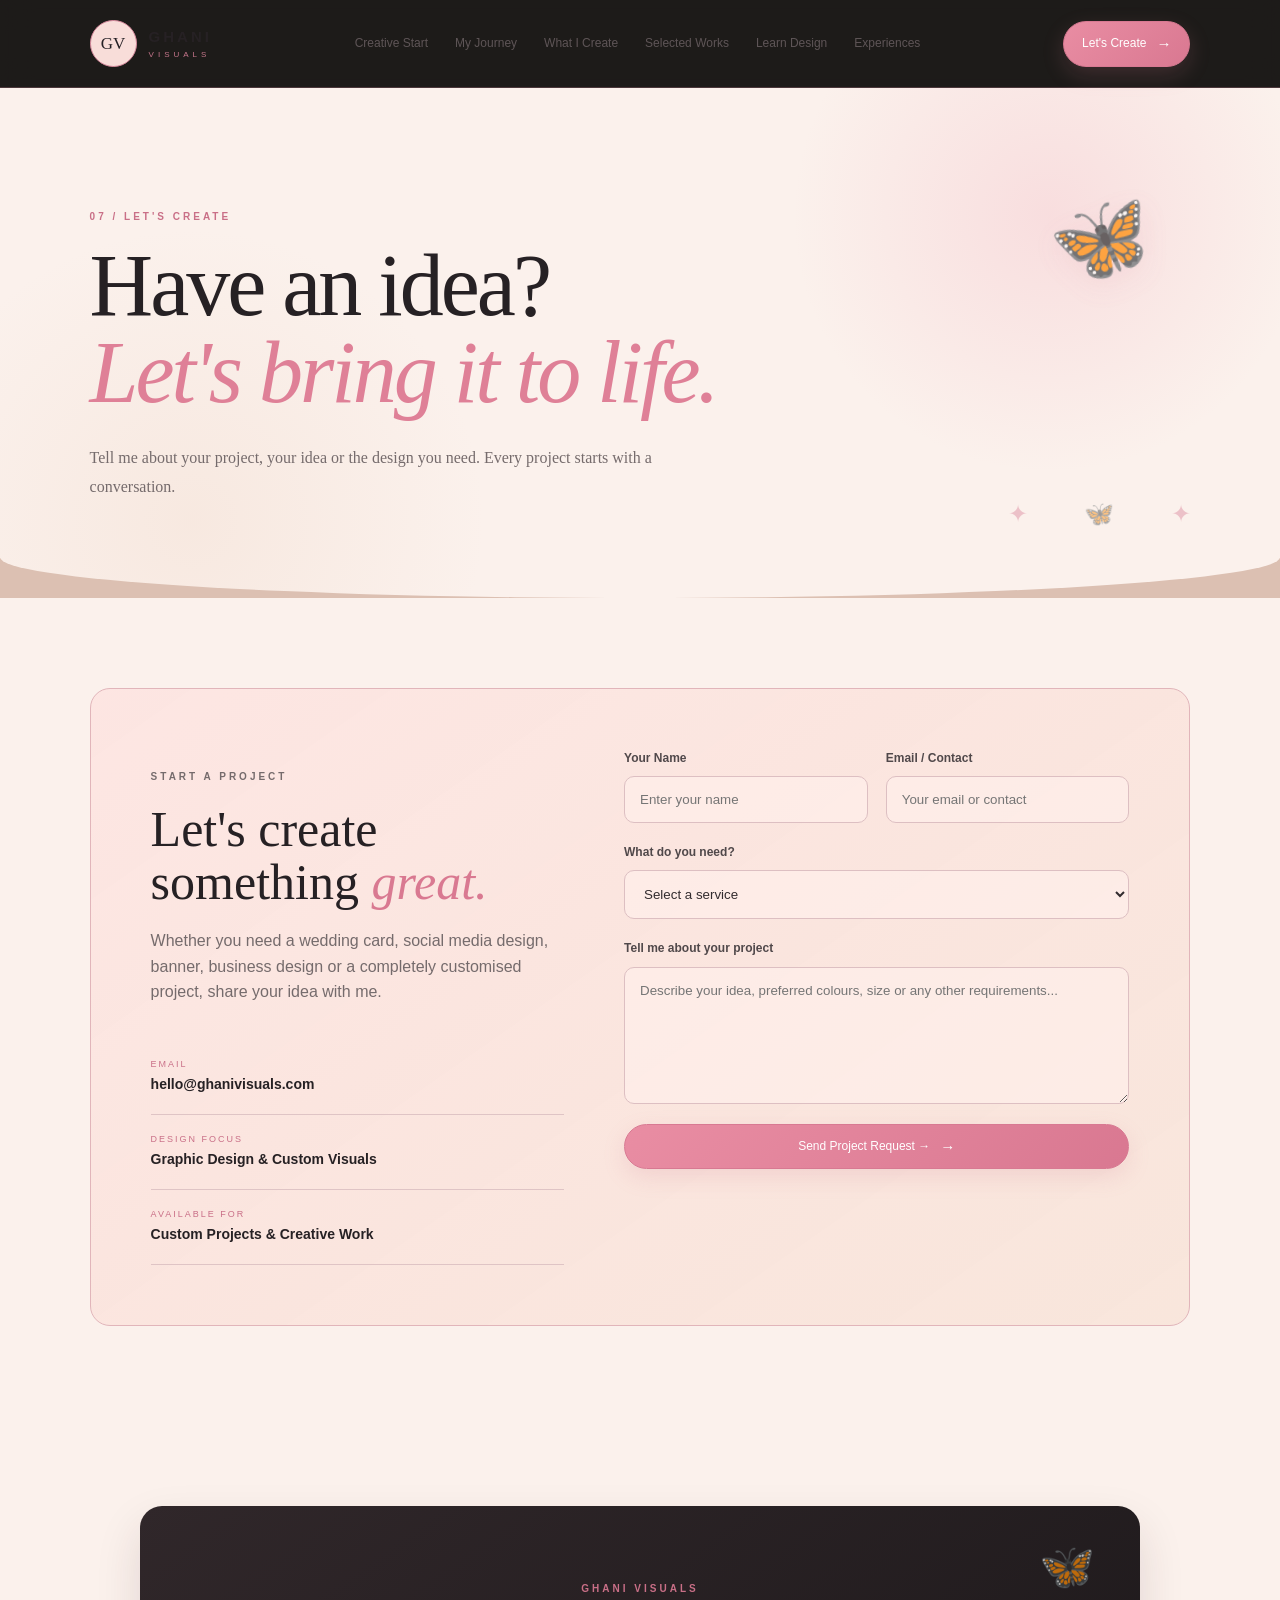
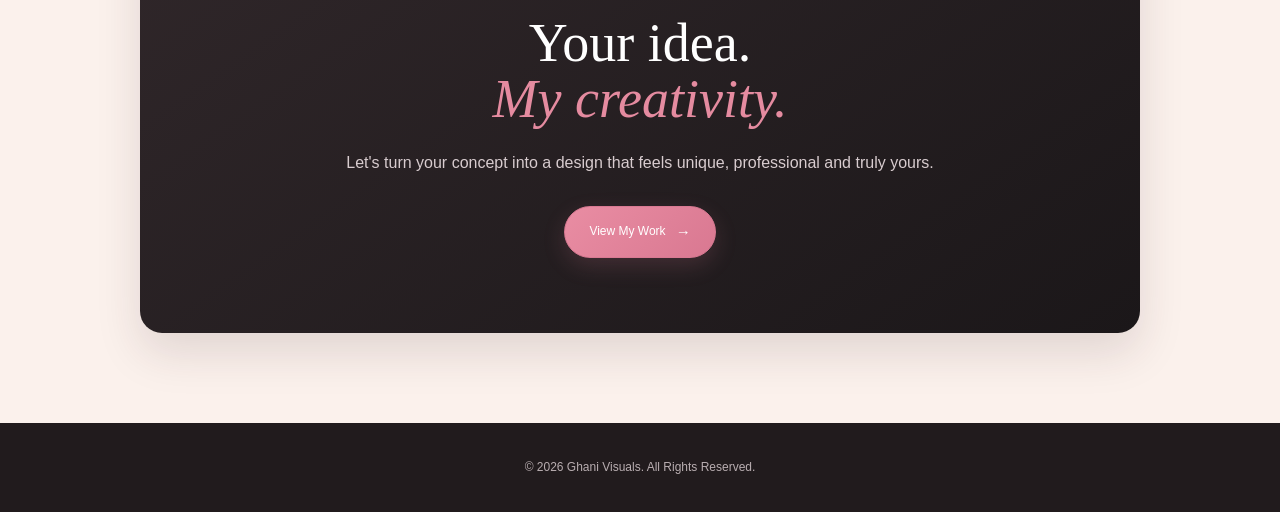
<file: contact.html>
<!DOCTYPE html>
<html lang="en">
<head>
    <meta charset="UTF-8">
    <meta name="viewport" content="width=device-width, initial-scale=1.0">

    <title>Let's Create | Ghani Visuals</title>

    <link rel="stylesheet" href="style.css">
</head>

<body>

<header class="site-header">

    <a class="brand" href="index.html">
        <span>GV</span>

        <div>
            <b>GHANI</b>
            <small>VISUALS</small>
        </div>
    </a>

    <button class="menu-btn">☰</button>

    <nav>
        <a href="index.html">Creative Start</a>
        <a href="journey.html">My Journey</a>
        <a href="services.html">What I Create</a>
        <a href="portfolio.html">Selected Works</a>
        <a href="learn.html">Learn Design</a>
        <a href="reviews.html">Experiences</a>
    </nav>

    <a class="gold-btn small active" href="contact.html">
        Let's Create
    </a>

</header>


<main>

    <section class="page-hero">

        <p class="eyebrow">
            07 / LET'S CREATE
        </p>

        <h1>
            Have an idea?
            <br>
            <em>Let's bring it to life.</em>
        </h1>

        <p class="lead">
            Tell me about your project, your idea or the design
            you need. Every project starts with a conversation.
        </p>

    </section>


    <section class="contact-section section">

        <div class="contact-card">

            <div class="contact-info">

                <p class="eyebrow">
                    START A PROJECT
                </p>

                <h2>
                    Let's create
                    <br>
                    something <em>great.</em>
                </h2>

                <p>
                    Whether you need a wedding card, social media design,
                    banner, business design or a completely customised
                    project, share your idea with me.
                </p>

                <div class="contact-details">

                    <div>
                        <span>EMAIL</span>
                        <strong>hello@ghanivisuals.com</strong>
                    </div>

                    <div>
                        <span>DESIGN FOCUS</span>
                        <strong>Graphic Design & Custom Visuals</strong>
                    </div>

                    <div>
                        <span>AVAILABLE FOR</span>
                        <strong>Custom Projects & Creative Work</strong>
                    </div>

                </div>

            </div>


            <form class="contact-form">

                <div class="form-row">

                    <div class="form-group">

                        <label>Your Name</label>

                        <input
                            type="text"
                            placeholder="Enter your name"
                        >

                    </div>


                    <div class="form-group">

                        <label>Email / Contact</label>

                        <input
                            type="text"
                            placeholder="Your email or contact"
                        >

                    </div>

                </div>


                <div class="form-group">

                    <label>What do you need?</label>

                    <select>

                        <option>Select a service</option>

                        <option>Custom Design</option>

                        <option>Wedding Card</option>

                        <option>Invitation Card</option>

                        <option>Social Media Design</option>

                        <option>Poster / Banner</option>

                        <option>Business Design</option>

                    </select>

                </div>


                <div class="form-group">

                    <label>Tell me about your project</label>

                    <textarea
                        rows="7"
                        placeholder="Describe your idea, preferred colours, size or any other requirements..."
                    ></textarea>

                </div>


                <button
                    type="submit"
                    class="gold-btn"
                >
                    Send Project Request →
                </button>

            </form>

        </div>

    </section>


    <section class="future-section section">

        <div class="future-card">

            <p class="eyebrow">
                GHANI VISUALS
            </p>

            <h2>
                Your idea.
                <br>
                <em>My creativity.</em>
            </h2>

            <p>
                Let's turn your concept into a design that feels
                unique, professional and truly yours.
            </p>

            <a href="portfolio.html" class="gold-btn">
                View My Work
            </a>

        </div>

    </section>

</main>


<footer class="site-footer">

    <p>
        © 2026 Ghani Visuals. All Rights Reserved.
    </p>
</footer>


</body>
</html>
</file>
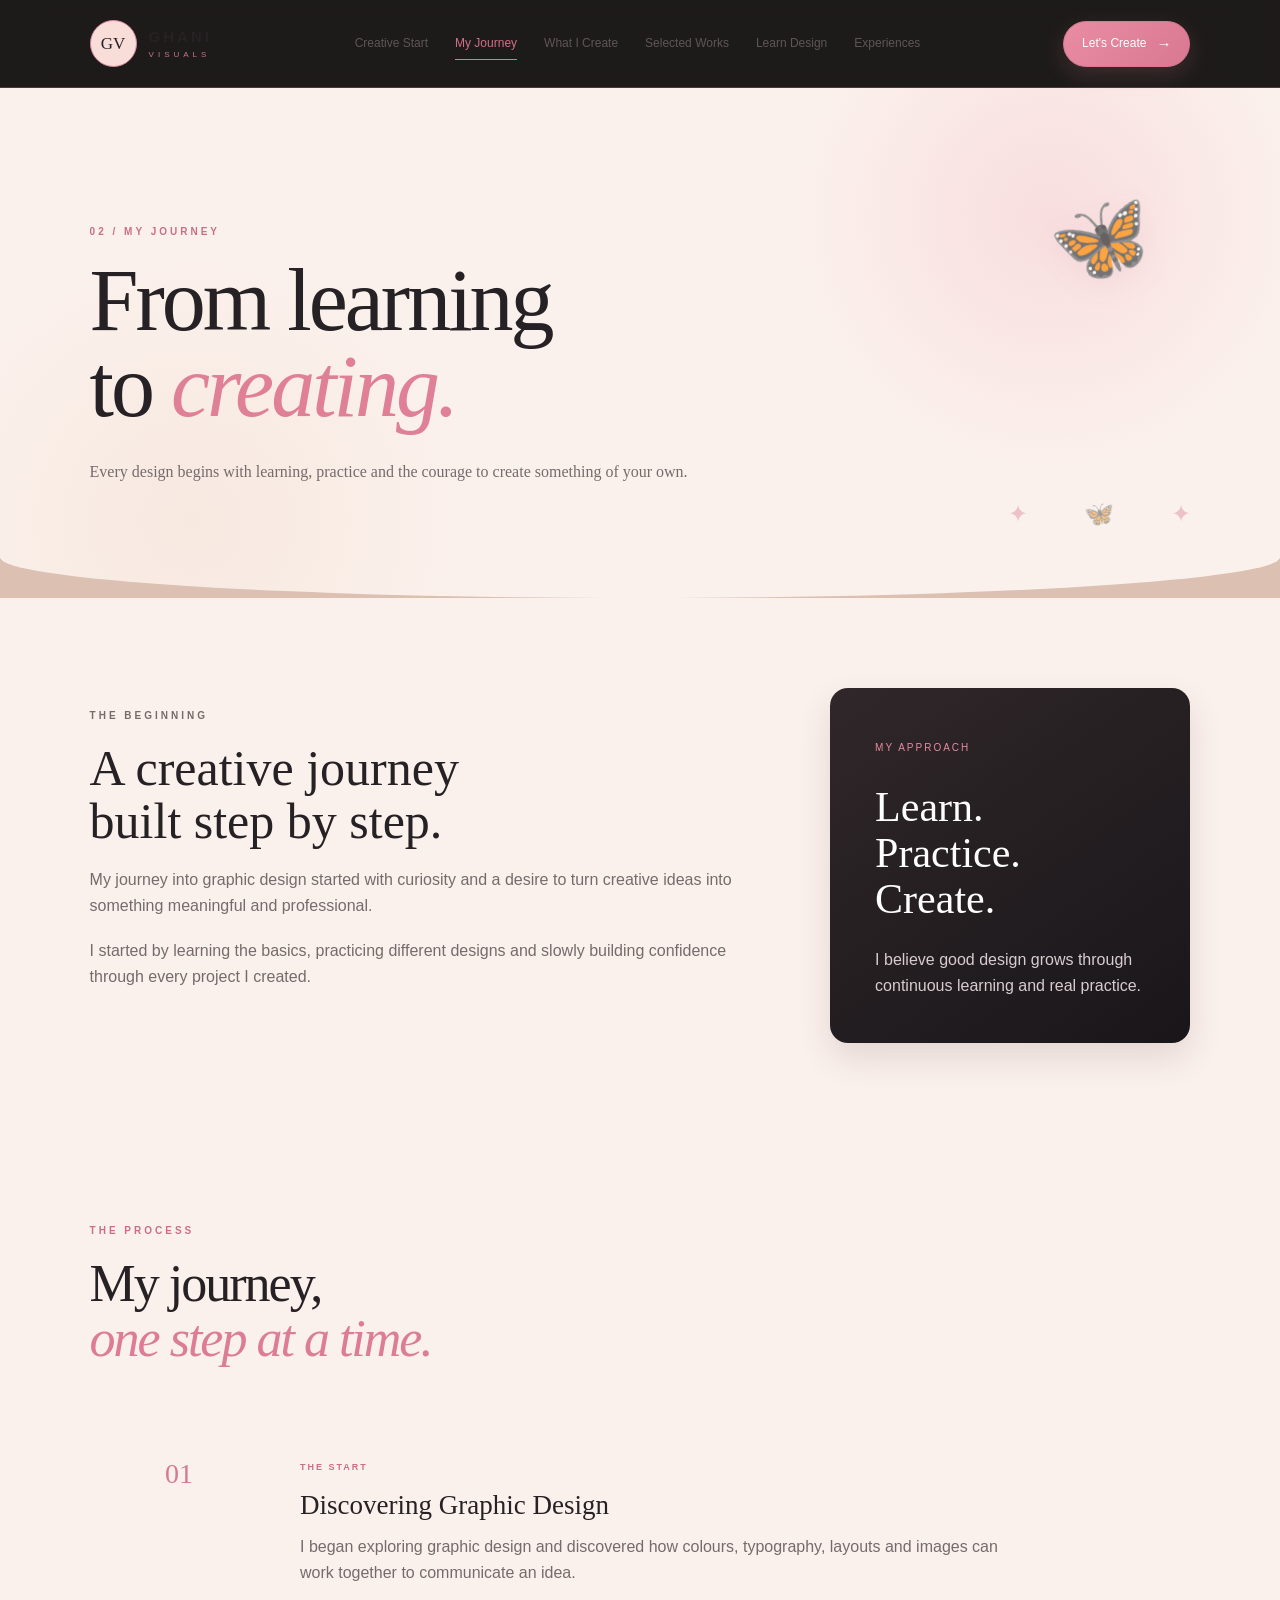
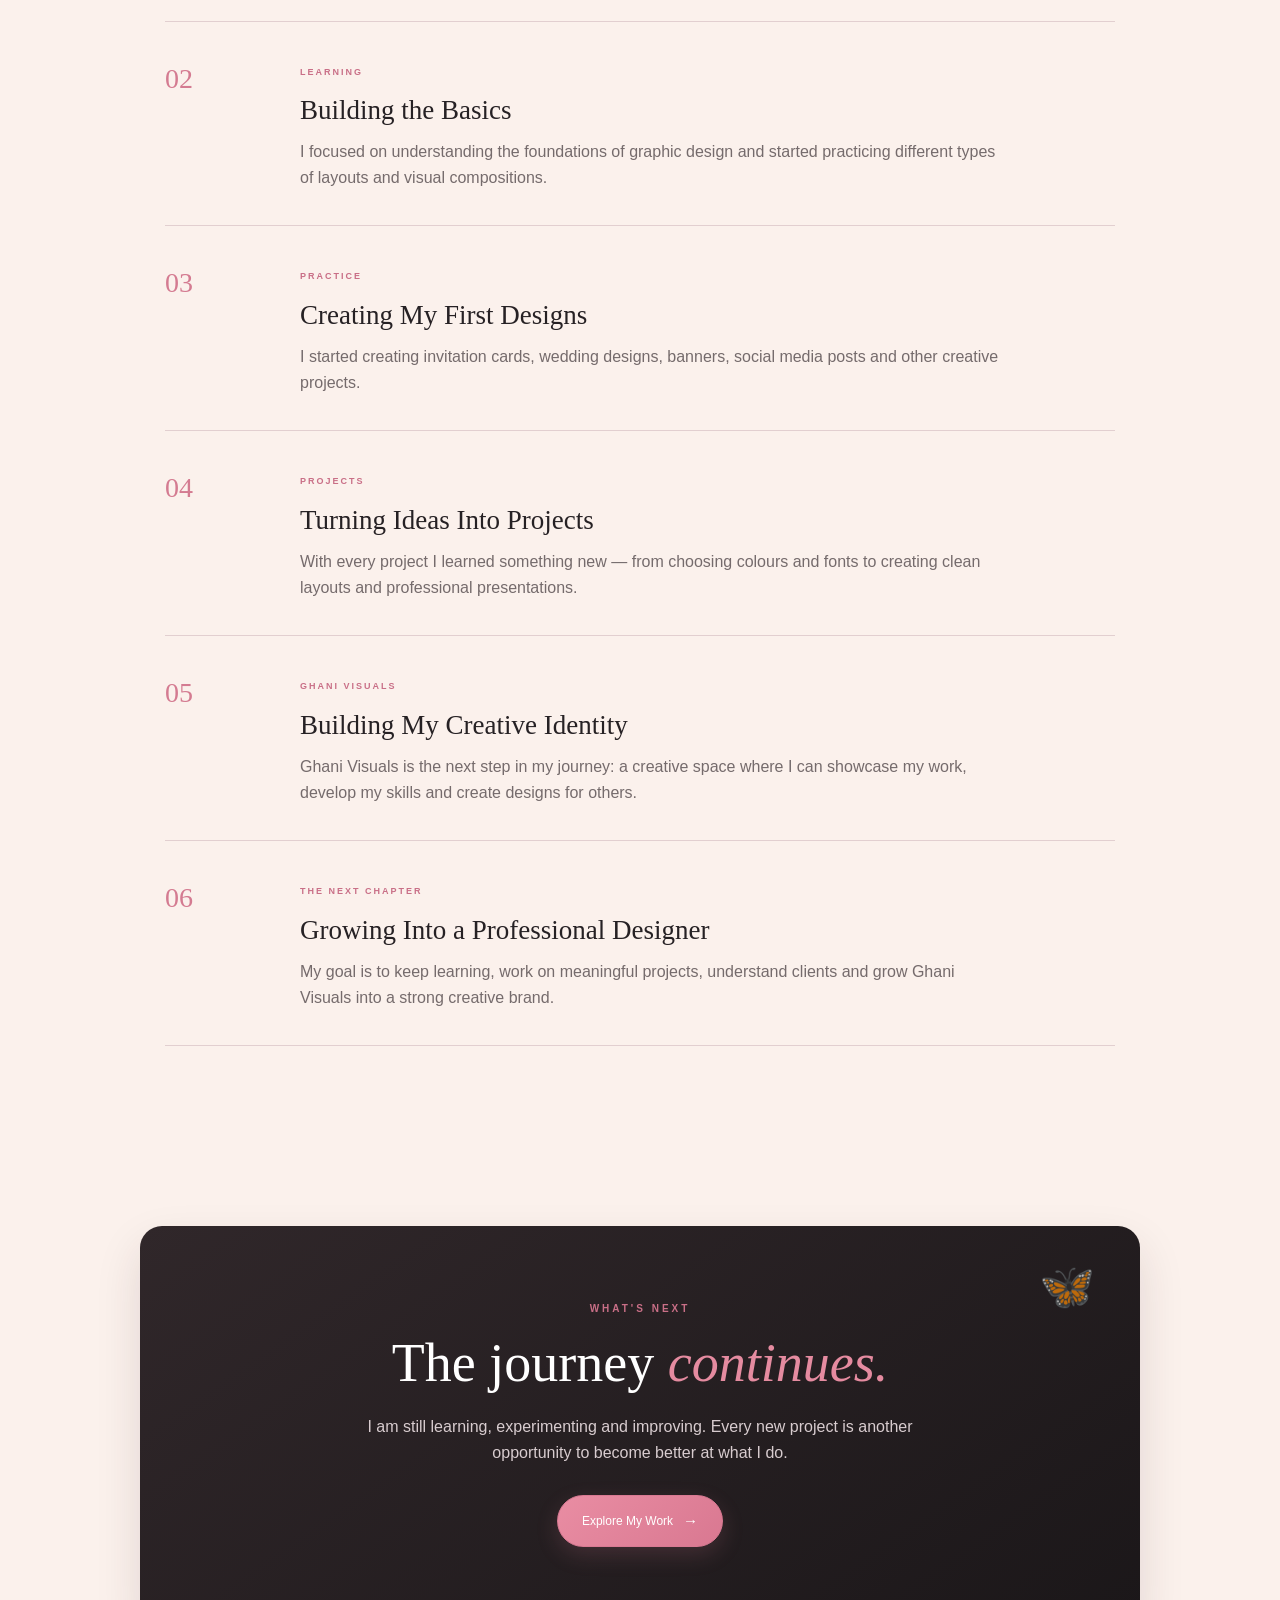
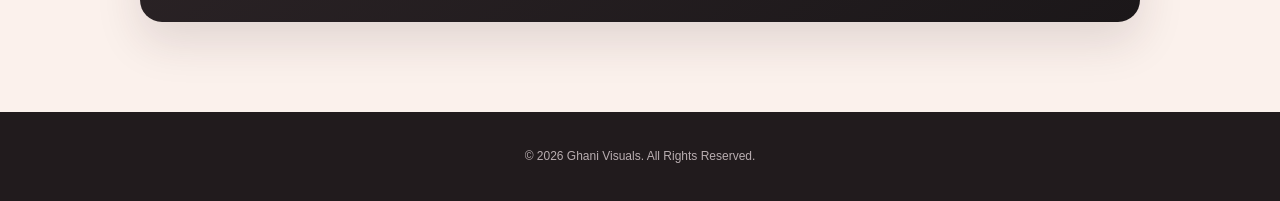
<file: journey.html>
<!DOCTYPE html>
<html lang="en">
<head>
    <meta charset="UTF-8">
    <meta name="viewport" content="width=device-width, initial-scale=1.0">

    <title>My Journey | Ghani Visuals</title>

    <link rel="stylesheet" href="style.css">
</head>

<body>

<header class="site-header">

    <a class="brand" href="index.html">
        <span>GV</span>

        <div>
            <b>GHANI</b>
            <small>VISUALS</small>
        </div>
    </a>

    <button class="menu-btn">☰</button>

    <nav>
        <a href="index.html">Creative Start</a>
        <a class="active" href="journey.html">My Journey</a>
        <a href="services.html">What I Create</a>
        <a href="portfolio.html">Selected Works</a>
        <a href="learn.html">Learn Design</a>
        <a href="reviews.html">Experiences</a>
    </nav>

    <a class="gold-btn small" href="contact.html">
        Let's Create
    </a>

</header>


<main>

    <!-- HERO -->

    <section class="page-hero journey-hero">

        <p class="eyebrow">
            02 / MY JOURNEY
        </p>

        <h1>
            From learning
            <br>
            to <em>creating.</em>
        </h1>

        <p class="lead">
            Every design begins with learning, practice and the courage
            to create something of your own.
        </p>

    </section>


    <!-- INTRO -->

    <section class="journey-intro section">

        <div class="journey-intro-text">

            <p class="eyebrow">
                THE BEGINNING
            </p>

            <h2>
                A creative journey
                <br>
                built step by step.
            </h2>

            <p>
                My journey into graphic design started with curiosity
                and a desire to turn creative ideas into something
                meaningful and professional.
            </p>

            <p>
                I started by learning the basics, practicing different
                designs and slowly building confidence through every
                project I created.
            </p>

        </div>


        <div class="journey-highlight">

            <span>MY APPROACH</span>

            <h3>
                Learn.
                <br>
                Practice.
                <br>
                Create.
            </h3>

            <p>
                I believe good design grows through continuous learning
                and real practice.
            </p>

        </div>

    </section>


    <!-- TIMELINE -->

    <section class="timeline-section section">

        <div class="section-heading">

            <p class="eyebrow">
                THE PROCESS
            </p>

            <h2>
                My journey,
                <br>
                <em>one step at a time.</em>
            </h2>

        </div>


        <div class="timeline">


            <!-- STEP 01 -->

            <div class="timeline-item">

                <div class="timeline-number">
                    01
                </div>

                <div class="timeline-content">

                    <span>THE START</span>

                    <h3>
                        Discovering Graphic Design
                    </h3>

                    <p>
                        I began exploring graphic design and discovered
                        how colours, typography, layouts and images can
                        work together to communicate an idea.
                    </p>

                </div>

            </div>


            <!-- STEP 02 -->

            <div class="timeline-item">

                <div class="timeline-number">
                    02
                </div>

                <div class="timeline-content">

                    <span>LEARNING</span>

                    <h3>
                        Building the Basics
                    </h3>

                    <p>
                        I focused on understanding the foundations of
                        graphic design and started practicing different
                        types of layouts and visual compositions.
                    </p>

                </div>

            </div>


            <!-- STEP 03 -->

            <div class="timeline-item">

                <div class="timeline-number">
                    03
                </div>

                <div class="timeline-content">

                    <span>PRACTICE</span>

                    <h3>
                        Creating My First Designs
                    </h3>

                    <p>
                        I started creating invitation cards, wedding
                        designs, banners, social media posts and other
                        creative projects.
                    </p>

                </div>

            </div>


            <!-- STEP 04 -->

            <div class="timeline-item">

                <div class="timeline-number">
                    04
                </div>

                <div class="timeline-content">

                    <span>PROJECTS</span>

                    <h3>
                        Turning Ideas Into Projects
                    </h3>

                    <p>
                        With every project I learned something new —
                        from choosing colours and fonts to creating
                        clean layouts and professional presentations.
                    </p>

                </div>

            </div>


            <!-- STEP 05 -->

            <div class="timeline-item">

                <div class="timeline-number">
                    05
                </div>

                <div class="timeline-content">

                    <span>GHANI VISUALS</span>

                    <h3>
                        Building My Creative Identity
                    </h3>

                    <p>
                        Ghani Visuals is the next step in my journey:
                        a creative space where I can showcase my work,
                        develop my skills and create designs for others.
                    </p>

                </div>

            </div>


            <!-- STEP 06 -->

            <div class="timeline-item">

                <div class="timeline-number">
                    06
                </div>

                <div class="timeline-content">

                    <span>THE NEXT CHAPTER</span>

                    <h3>
                        Growing Into a Professional Designer
                    </h3>

                    <p>
                        My goal is to keep learning, work on meaningful
                        projects, understand clients and grow Ghani Visuals
                        into a strong creative brand.
                    </p>

                </div>

            </div>


        </div>

    </section>


    <!-- FUTURE -->

    <section class="future-section section">

        <div class="future-card">

            <p class="eyebrow">
                WHAT'S NEXT
            </p>

            <h2>
                The journey
                <em>continues.</em>
            </h2>

            <p>
                I am still learning, experimenting and improving.
                Every new project is another opportunity to become
                better at what I do.
            </p>

            <a href="portfolio.html" class="gold-btn">
                Explore My Work
            </a>

        </div>

    </section>

</main>


<footer class="site-footer">

    <p>
        © 2026 Ghani Visuals. All Rights Reserved.
    </p>

</footer>


</body>
</html>
</file>
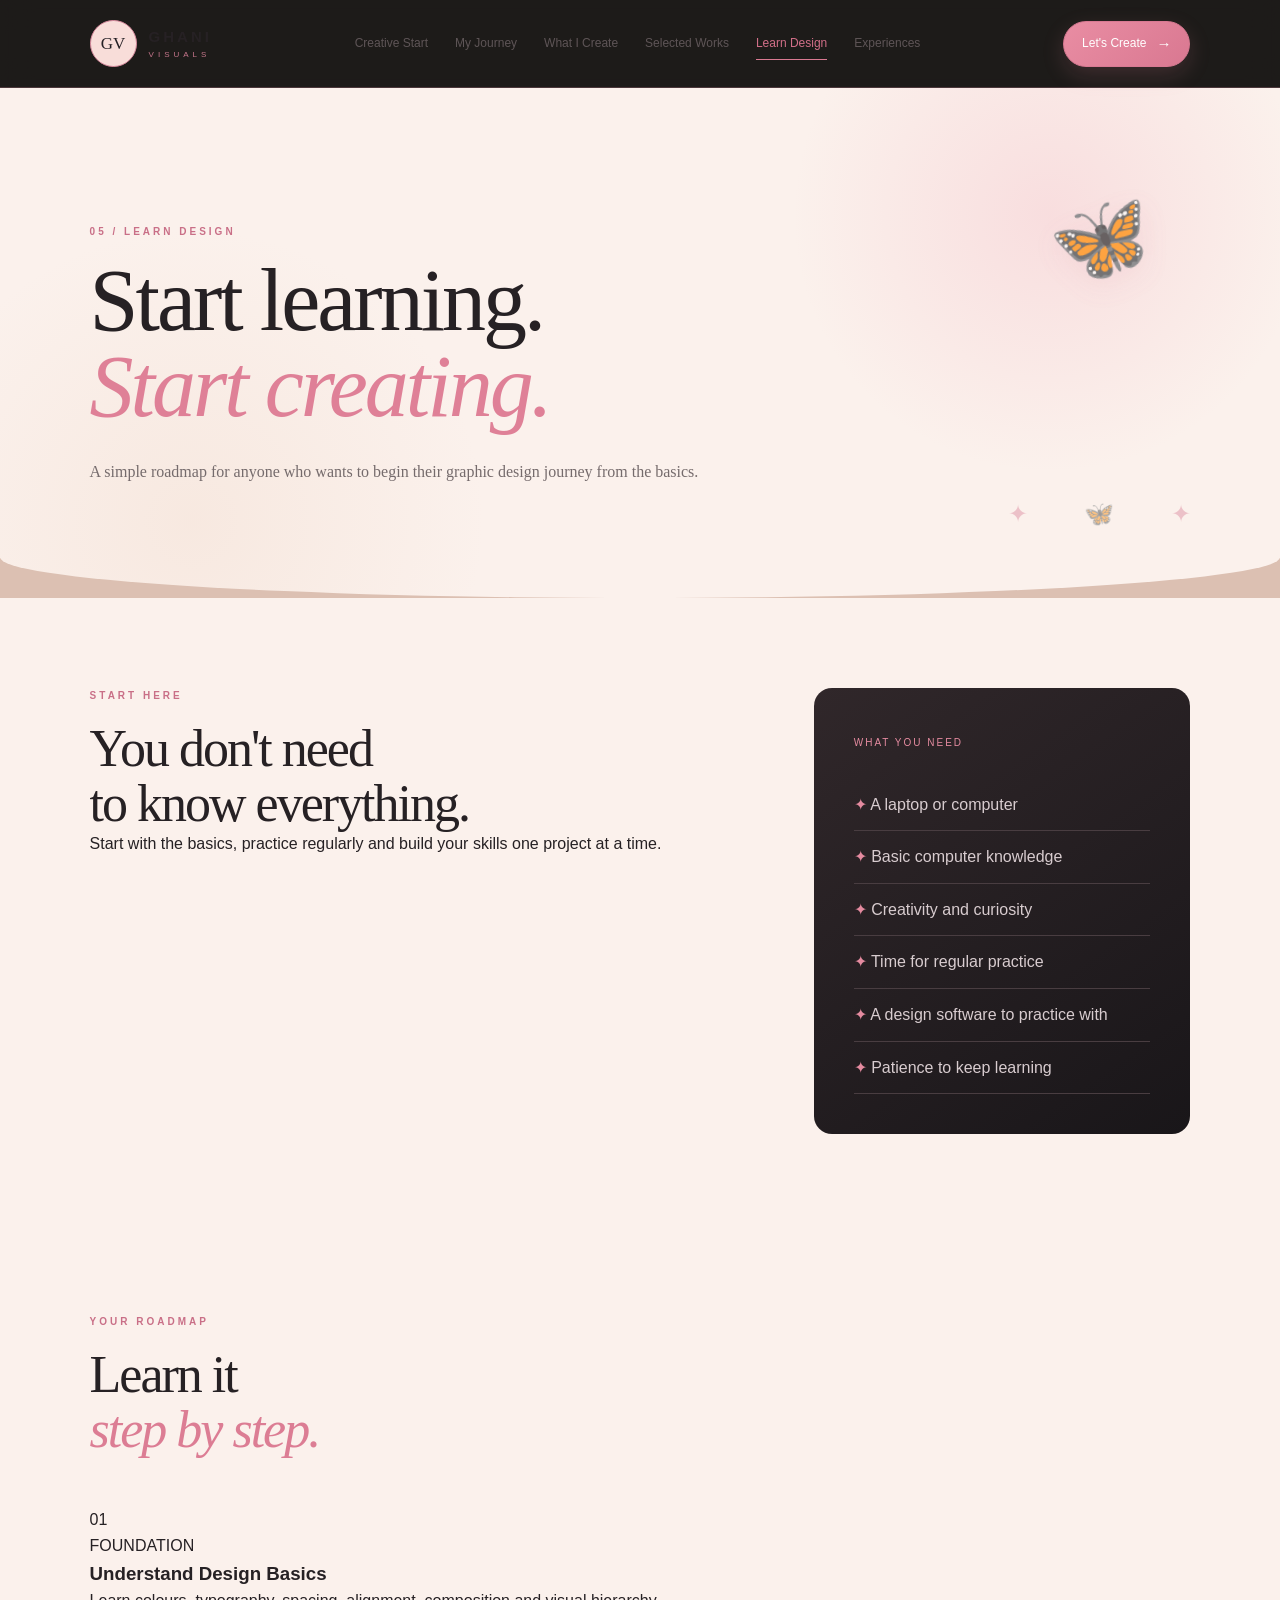
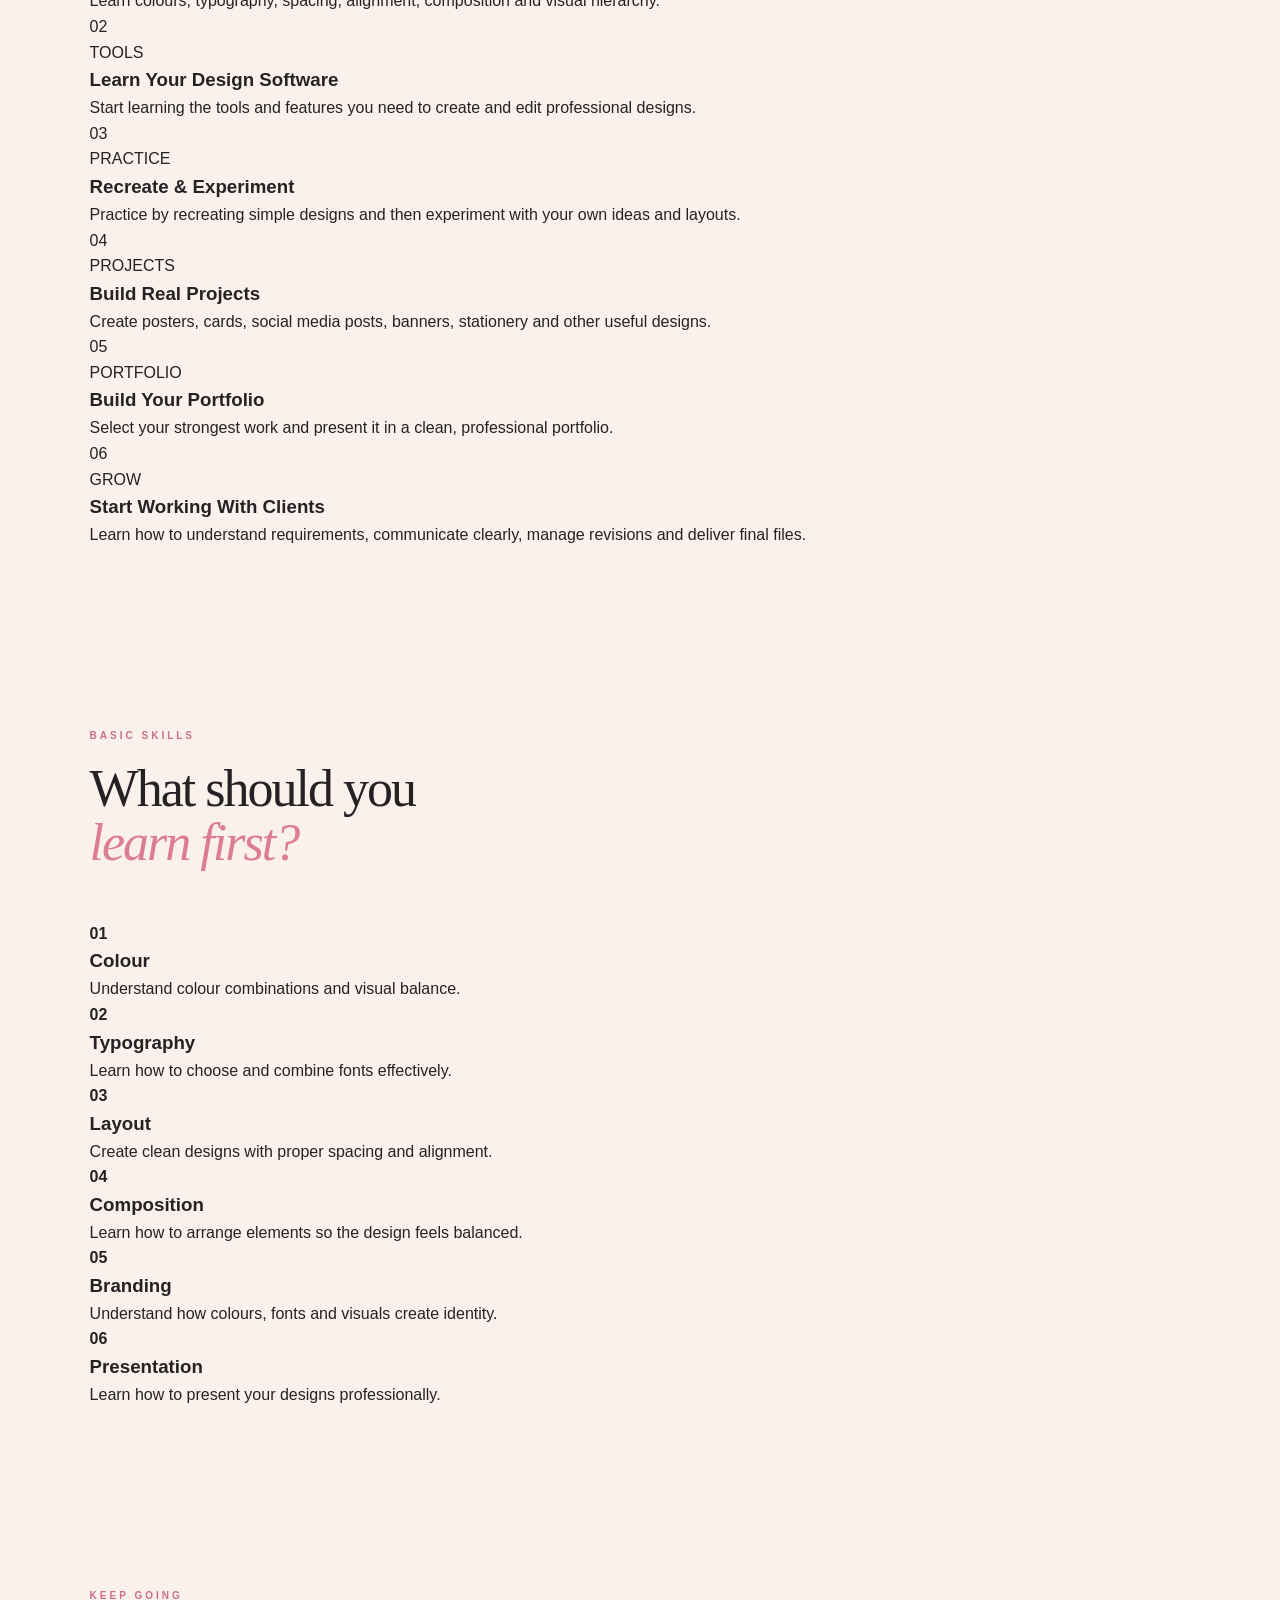
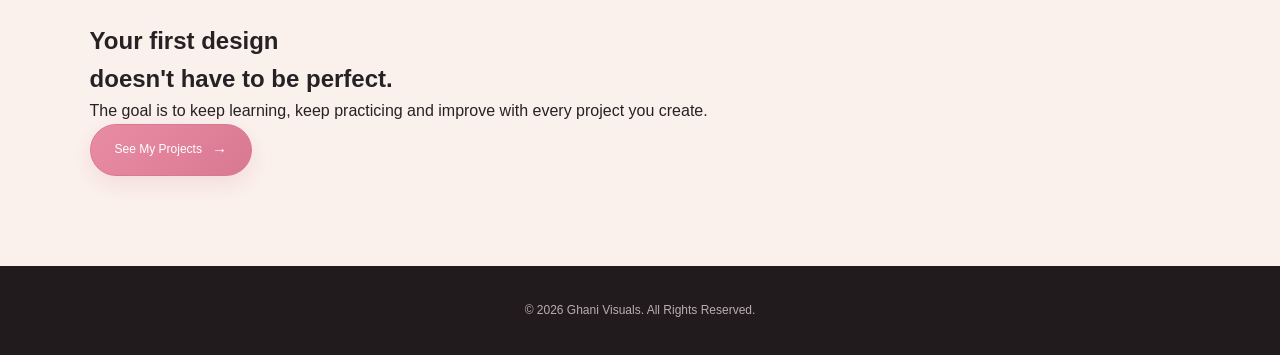
<file: learn.html>
<!DOCTYPE html>
<html lang="en">
<head>
    <meta charset="UTF-8">
    <meta name="viewport" content="width=device-width, initial-scale=1.0">

    <title>Learn Design | Ghani Visuals</title>

    <link rel="stylesheet" href="style.css">
</head>

<body>

<header class="site-header">

    <a class="brand" href="index.html">
        <span>GV</span>

        <div>
            <b>GHANI</b>
            <small>VISUALS</small>
        </div>
    </a>

    <button class="menu-btn">☰</button>

    <nav>
        <a href="index.html">Creative Start</a>
        <a href="journey.html">My Journey</a>
        <a href="services.html">What I Create</a>
        <a href="portfolio.html">Selected Works</a>
        <a class="active" href="learn.html">Learn Design</a>
        <a href="reviews.html">Experiences</a>
    </nav>

    <a class="gold-btn small" href="contact.html">
        Let's Create
    </a>

</header>


<main>

    <!-- HERO -->

    <section class="page-hero">

        <p class="eyebrow">
            05 / LEARN DESIGN
        </p>

        <h1>
            Start learning.
            <br>
            <em>Start creating.</em>
        </h1>

        <p class="lead">
            A simple roadmap for anyone who wants to begin their
            graphic design journey from the basics.
        </p>

    </section>


    <!-- START HERE -->

    <section class="learn-intro section">

        <div class="section-heading">

            <p class="eyebrow">
                START HERE
            </p>

            <h2>
                You don't need
                <br>
                to know everything.
            </h2>

            <p>
                Start with the basics, practice regularly and build
                your skills one project at a time.
            </p>

        </div>


        <div class="requirements-card">

            <span>WHAT YOU NEED</span>

            <ul>
                <li>A laptop or computer</li>
                <li>Basic computer knowledge</li>
                <li>Creativity and curiosity</li>
                <li>Time for regular practice</li>
                <li>A design software to practice with</li>
                <li>Patience to keep learning</li>
            </ul>

        </div>

    </section>


    <!-- ROADMAP -->

    <section class="roadmap-section section">

        <div class="section-heading">

            <p class="eyebrow">
                YOUR ROADMAP
            </p>

            <h2>
                Learn it
                <br>
                <em>step by step.</em>
            </h2>

        </div>


        <div class="roadmap">


            <article class="roadmap-step">

                <div class="step-number">
                    01
                </div>

                <div>

                    <span>FOUNDATION</span>

                    <h3>
                        Understand Design Basics
                    </h3>

                    <p>
                        Learn colours, typography, spacing, alignment,
                        composition and visual hierarchy.
                    </p>

                </div>

            </article>


            <article class="roadmap-step">

                <div class="step-number">
                    02
                </div>

                <div>

                    <span>TOOLS</span>

                    <h3>
                        Learn Your Design Software
                    </h3>

                    <p>
                        Start learning the tools and features you need
                        to create and edit professional designs.
                    </p>

                </div>

            </article>


            <article class="roadmap-step">

                <div class="step-number">
                    03
                </div>

                <div>

                    <span>PRACTICE</span>

                    <h3>
                        Recreate & Experiment
                    </h3>

                    <p>
                        Practice by recreating simple designs and then
                        experiment with your own ideas and layouts.
                    </p>

                </div>

            </article>


            <article class="roadmap-step">

                <div class="step-number">
                    04
                </div>

                <div>

                    <span>PROJECTS</span>

                    <h3>
                        Build Real Projects
                    </h3>

                    <p>
                        Create posters, cards, social media posts,
                        banners, stationery and other useful designs.
                    </p>

                </div>

            </article>


            <article class="roadmap-step">

                <div class="step-number">
                    05
                </div>

                <div>

                    <span>PORTFOLIO</span>

                    <h3>
                        Build Your Portfolio
                    </h3>

                    <p>
                        Select your strongest work and present it in
                        a clean, professional portfolio.
                    </p>

                </div>

            </article>


            <article class="roadmap-step">

                <div class="step-number">
                    06
                </div>

                <div>

                    <span>GROW</span>

                    <h3>
                        Start Working With Clients
                    </h3>

                    <p>
                        Learn how to understand requirements, communicate
                        clearly, manage revisions and deliver final files.
                    </p>

                </div>

            </article>


        </div>

    </section>


    <!-- BASIC SKILLS -->

    <section class="skills-section section">

        <div class="section-heading">

            <p class="eyebrow">
                BASIC SKILLS
            </p>

            <h2>
                What should you
                <br>
                <em>learn first?</em>
            </h2>

        </div>


        <div class="skills-grid">

            <div class="skill-item">
                <strong>01</strong>
                <h3>Colour</h3>
                <p>Understand colour combinations and visual balance.</p>
            </div>

            <div class="skill-item">
                <strong>02</strong>
                <h3>Typography</h3>
                <p>Learn how to choose and combine fonts effectively.</p>
            </div>

            <div class="skill-item">
                <strong>03</strong>
                <h3>Layout</h3>
                <p>Create clean designs with proper spacing and alignment.</p>
            </div>

            <div class="skill-item">
                <strong>04</strong>
                <h3>Composition</h3>
                <p>Learn how to arrange elements so the design feels balanced.</p>
            </div>

            <div class="skill-item">
                <strong>05</strong>
                <h3>Branding</h3>
                <p>Understand how colours, fonts and visuals create identity.</p>
            </div>

            <div class="skill-item">
                <strong>06</strong>
                <h3>Presentation</h3>
                <p>Learn how to present your designs professionally.</p>
            </div>

        </div>

    </section>


    <!-- FINAL MESSAGE -->

    <section class="learning-final section">

        <div class="custom-card">

            <div>

                <p class="eyebrow">
                    KEEP GOING
                </p>

                <h2>
                    Your first design
                    <br>
                    doesn't have to be perfect.
                </h2>

            </div>

            <div class="custom-text">

                <p>
                    The goal is to keep learning, keep practicing and
                    improve with every project you create.
                </p>

                <a href="portfolio.html" class="gold-btn">
                    See My Projects
                </a>

            </div>

        </div>

    </section>

</main>


<footer class="site-footer">

    <p>
        © 2026 Ghani Visuals. All Rights Reserved.
    </p>

</footer>


</body>
</html>
</file>
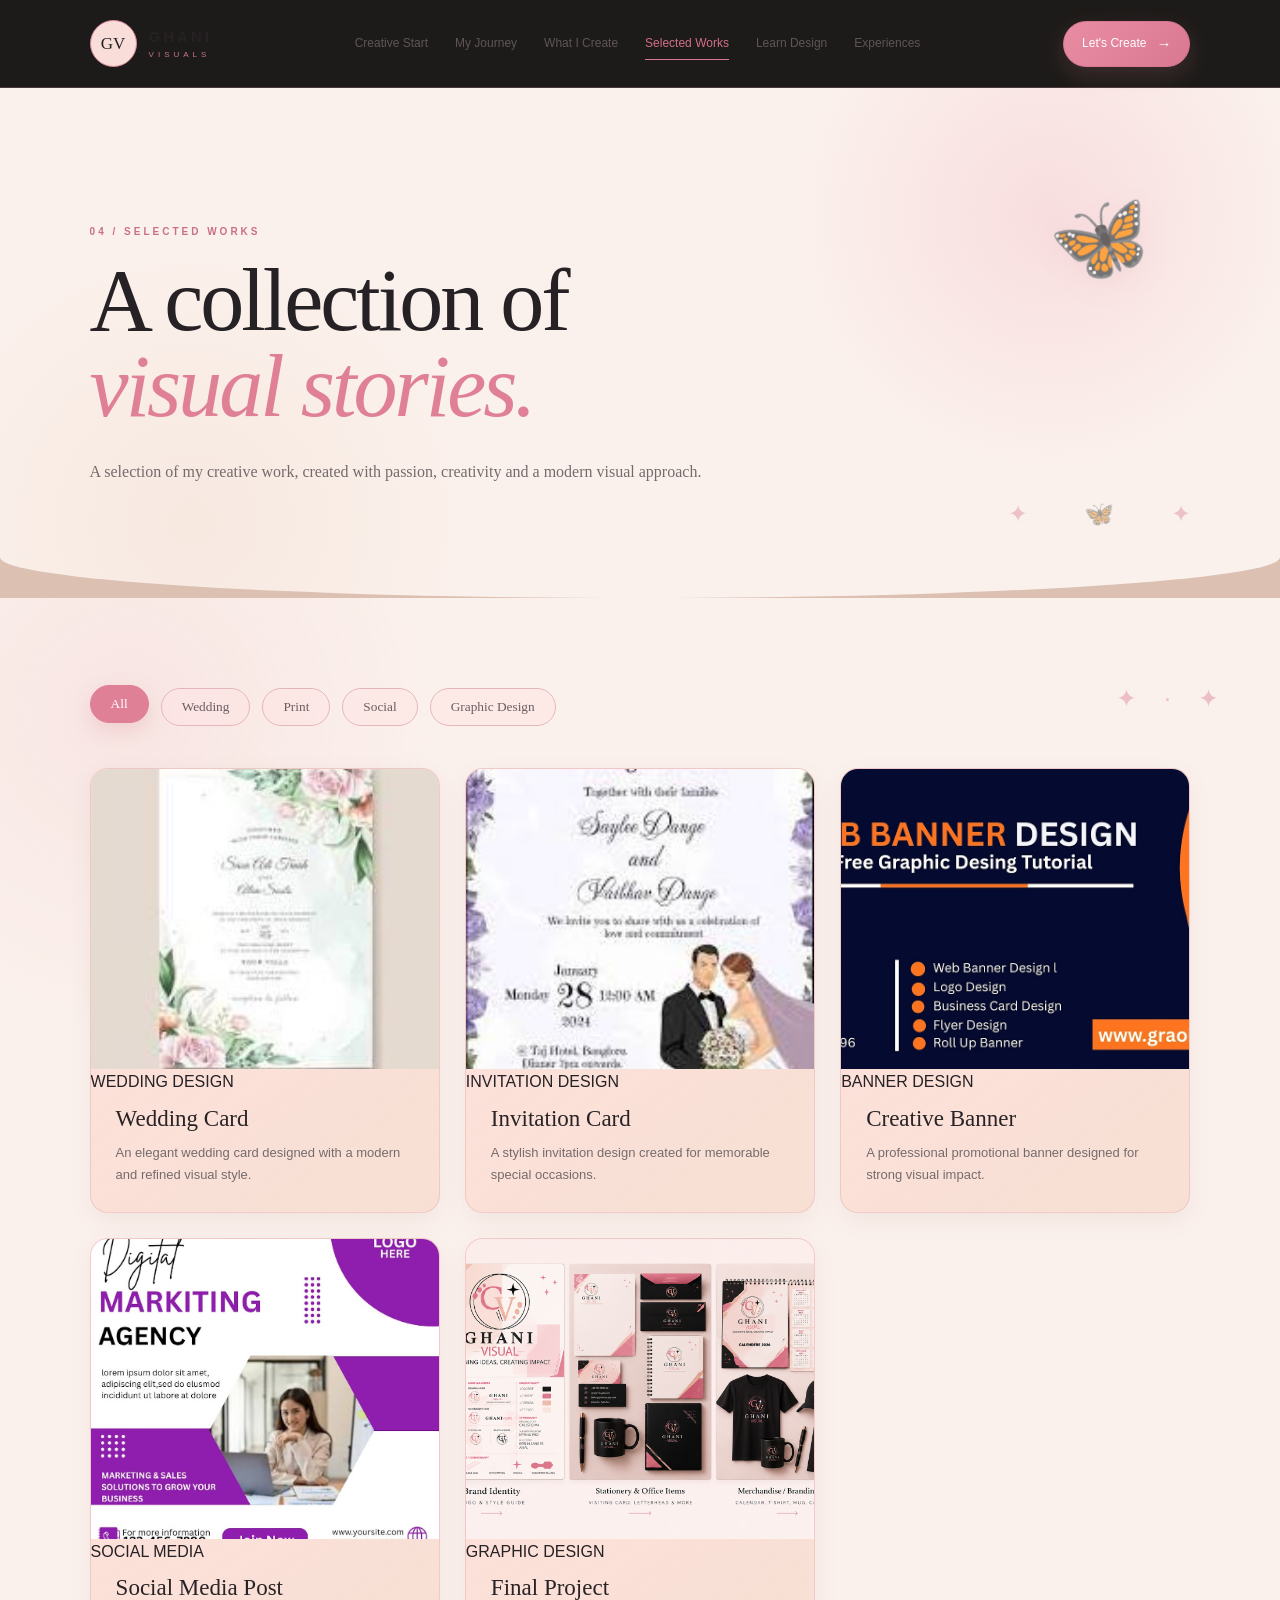
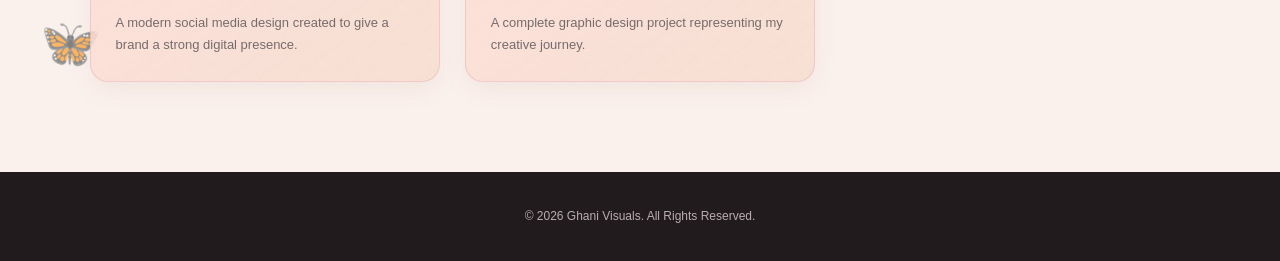
<file: portfolio.html>
<!DOCTYPE html>
<html lang="en">
<head>
    <meta charset="UTF-8">
    <meta name="viewport" content="width=device-width, initial-scale=1.0">

    <title>Selected Works | Ghani Visuals</title>

    <link rel="stylesheet" href="style.css">
</head>

<body>

<header class="site-header">

    <a class="brand" href="index.html">
        <span>GV</span>
        <div>
            <b>GHANI</b>
            <small>VISUALS</small>
        </div>
    </a>

    <button class="menu-btn">☰</button>

    <nav>
        <a href="index.html">Creative Start</a>
        <a href="journey.html">My Journey</a>
        <a href="services.html">What I Create</a>
        <a class="active" href="portfolio.html">Selected Works</a>
        <a href="learn.html">Learn Design</a>
        <a href="reviews.html">Experiences</a>
    </nav>

    <a class="gold-btn small" href="contact.html">
        Let's Create
    </a>

</header>


<main>

    <!-- PAGE HERO -->

    <section class="page-hero">

        <p class="eyebrow">
            04 / SELECTED WORKS
        </p>

        <h1>
            A collection of
            <br>
            <em>visual stories.</em>
        </h1>

        <p class="lead">
            A selection of my creative work, created with passion,
            creativity and a modern visual approach.
        </p>

    </section>


    <!-- PORTFOLIO -->

    <section class="portfolio section">

        <div class="filters">

            <button class="filter active" data-filter="all">
                All
            </button>

            <button class="filter" data-filter="wedding">
                Wedding
            </button>

            <button class="filter" data-filter="print">
                Print
            </button>

            <button class="filter" data-filter="social">
                Social
            </button>

            <button class="filter" data-filter="branding">
                Graphic Design
            </button>

        </div>


        <div class="gallery">


            <!-- PROJECT 1 -->

            <article class="gallery-card" data-category="wedding">

                <div class="gallery-art">

                    <img
                        src="images/wed-card.jpg"
                        alt="Wedding Card Design"
                    >

                </div>

                <div class="project-info">

                    <span>WEDDING DESIGN</span>

                    <h3>
                        Wedding Card
                    </h3>

                    <p>
                        An elegant wedding card designed with
                        a modern and refined visual style.
                    </p>

                </div>

            </article>



            <!-- PROJECT 2 -->

            <article class="gallery-card" data-category="wedding">

                <div class="gallery-art">

                    <img
                        src="images/inv-card.jpg"
                        alt="Invitation Card Design"
                    >

                </div>

                <div class="project-info">

                    <span>INVITATION DESIGN</span>

                    <h3>
                        Invitation Card
                    </h3>

                    <p>
                        A stylish invitation design created
                        for memorable special occasions.
                    </p>

                </div>

            </article>



            <!-- PROJECT 3 -->

            <article class="gallery-card" data-category="print">

                <div class="gallery-art">

                    <img
                        src="images/banner.jpg"
                        alt="Creative Banner Design"
                    >

                </div>

                <div class="project-info">

                    <span>BANNER DESIGN</span>

                    <h3>
                        Creative Banner
                    </h3>

                    <p>
                        A professional promotional banner
                        designed for strong visual impact.
                    </p>

                </div>

            </article>



            <!-- PROJECT 4 -->

            <article class="gallery-card" data-category="social">

                <div class="gallery-art">

                    <img
                        src="images/social-media-post.jpg"
                        alt="Social Media Post Design"
                    >

                </div>

                <div class="project-info">

                    <span>SOCIAL MEDIA</span>

                    <h3>
                        Social Media Post
                    </h3>

                    <p>
                        A modern social media design created
                        to give a brand a strong digital presence.
                    </p>

                </div>

            </article>



            <!-- PROJECT 5 -->

            <article class="gallery-card" data-category="branding">

                <div class="gallery-art">

                    <img
                        src="images/final-pro.jpg"
                        alt="Final Graphic Design Project"
                    >

                </div>

                <div class="project-info">

                    <span>GRAPHIC DESIGN</span>

                    <h3>
                        Final Project
                    </h3>

                    <p>
                        A complete graphic design project
                        representing my creative journey.
                    </p>

                </div>

            </article>


        </div>

    </section>

</main>


<footer class="site-footer">

    <p>
        © 2026 Ghani Visuals. All Rights Reserved.
    </p>

</footer>


</body>
</html>
</file>
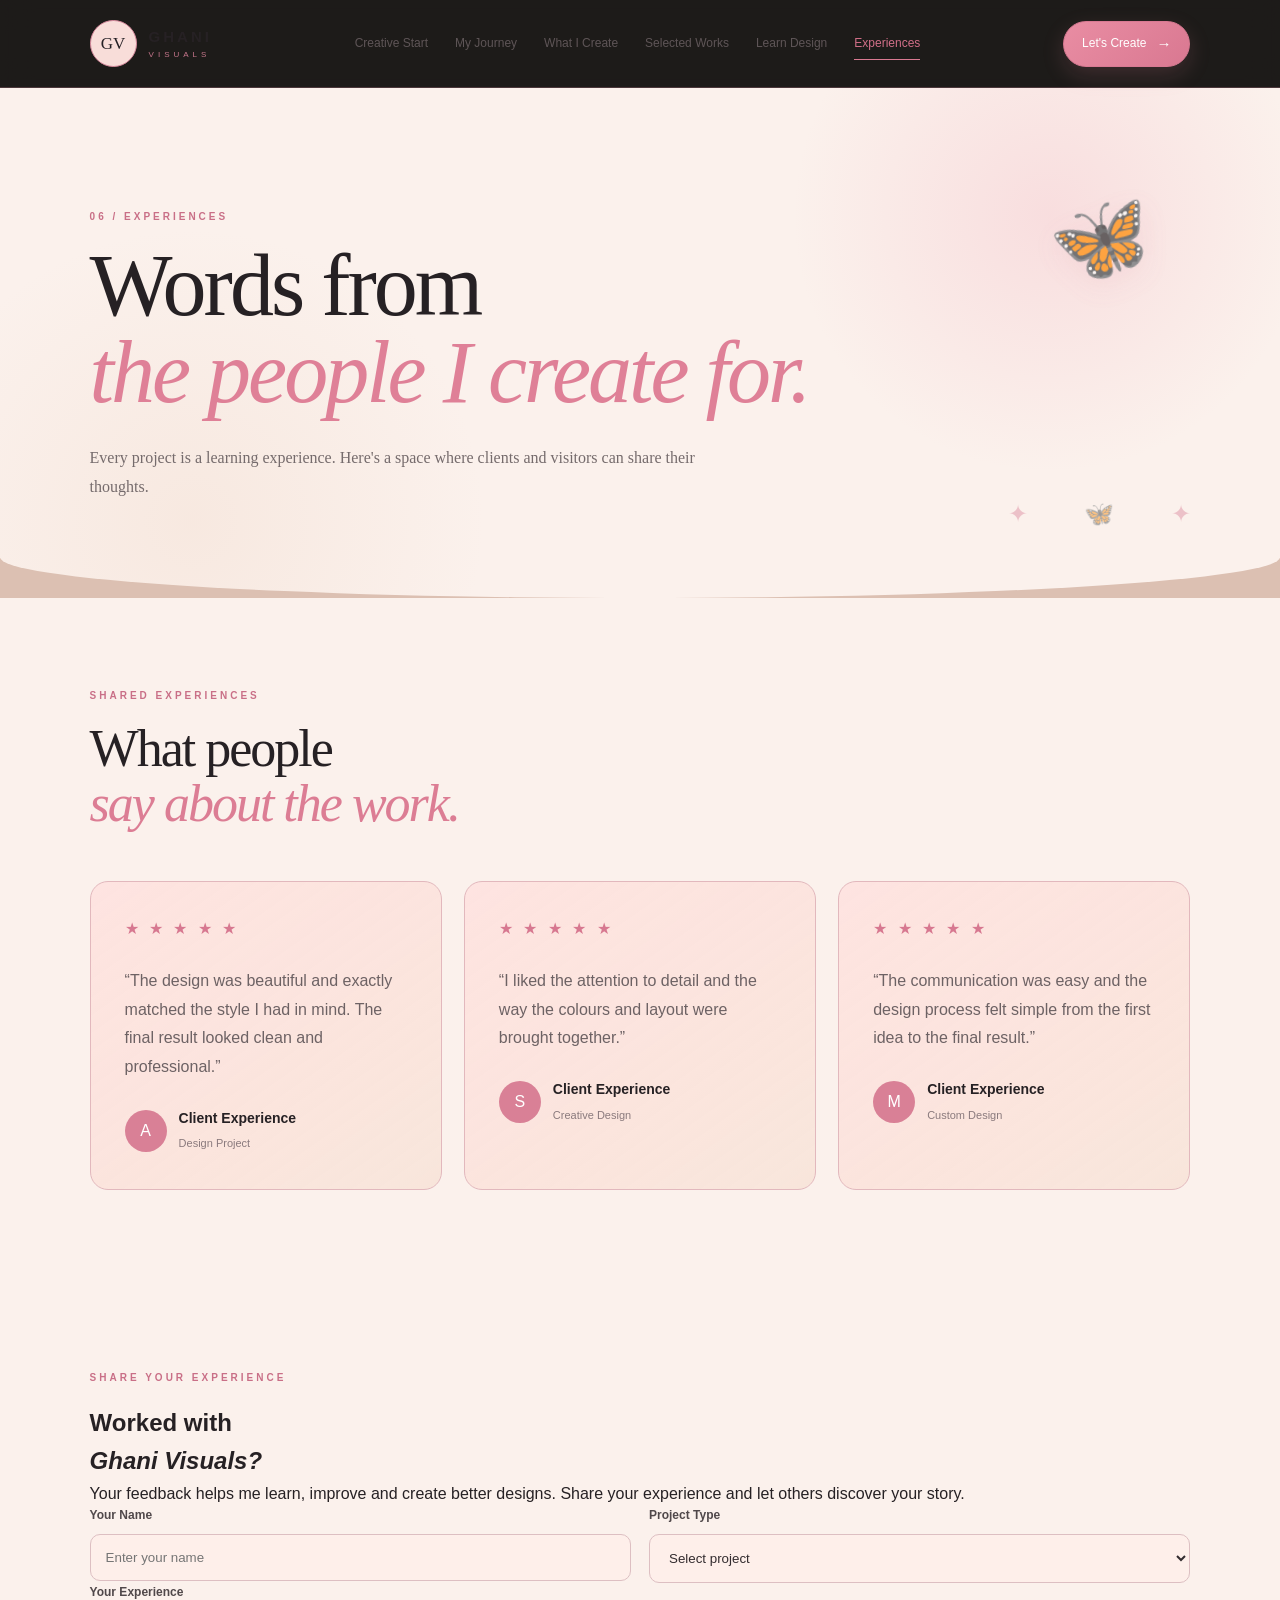
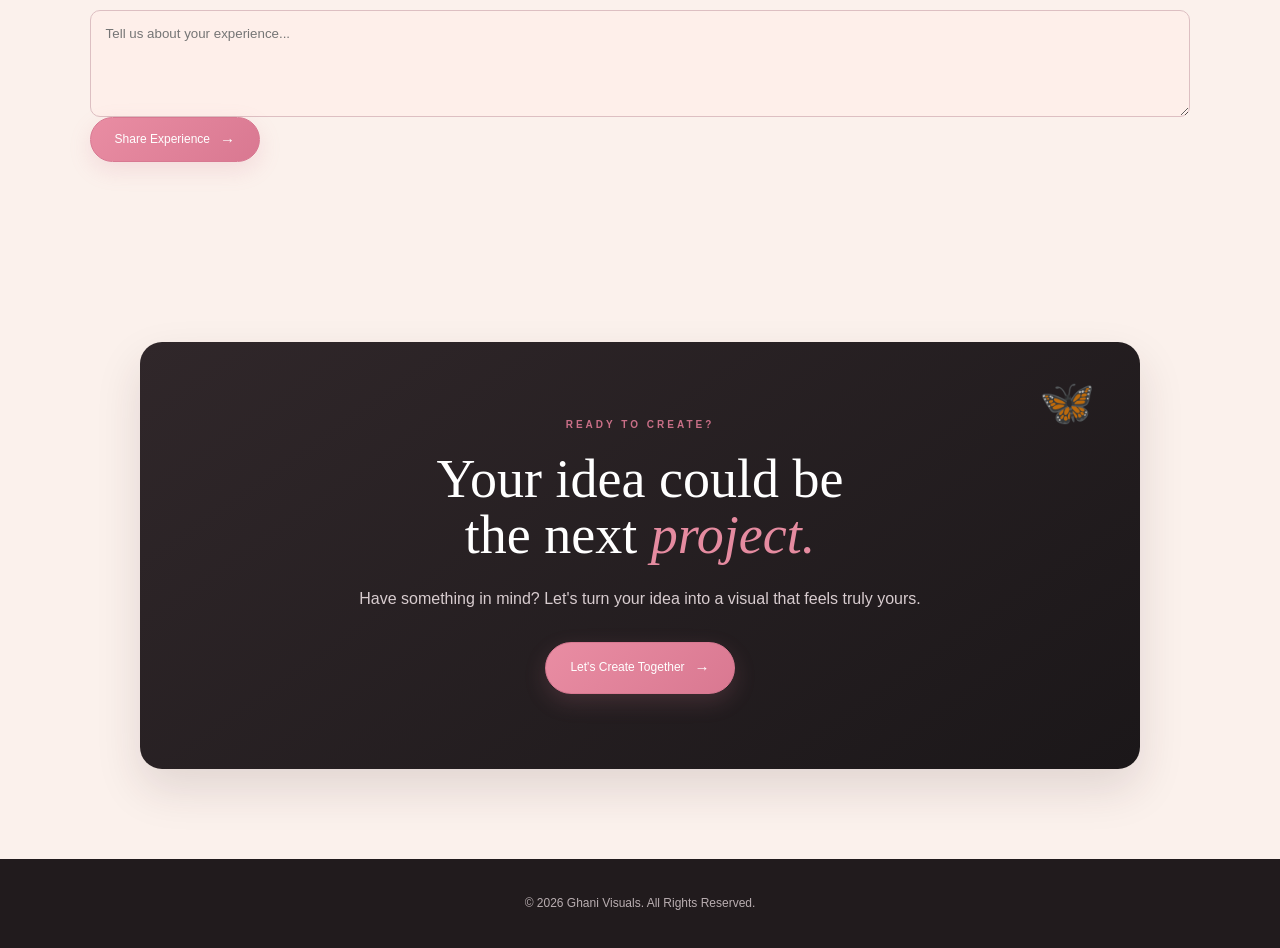
<file: reviews.html>
<!DOCTYPE html>
<html lang="en">
<head>
    <meta charset="UTF-8">
    <meta name="viewport" content="width=device-width, initial-scale=1.0">

    <title>Experiences | Ghani Visuals</title>

    <link rel="stylesheet" href="style.css">
</head>

<body>

<header class="site-header">

    <a class="brand" href="index.html">
        <span>GV</span>

        <div>
            <b>GHANI</b>
            <small>VISUALS</small>
        </div>
    </a>

    <button class="menu-btn">☰</button>

    <nav>
        <a href="index.html">Creative Start</a>
        <a href="journey.html">My Journey</a>
        <a href="services.html">What I Create</a>
        <a href="portfolio.html">Selected Works</a>
        <a href="learn.html">Learn Design</a>
        <a class="active" href="reviews.html">Experiences</a>
    </nav>

    <a class="gold-btn small" href="contact.html">
        Let's Create
    </a>

</header>


<main>

    <!-- HERO -->

    <section class="page-hero">

        <p class="eyebrow">
            06 / EXPERIENCES
        </p>

        <h1>
            Words from
            <br>
            <em>the people I create for.</em>
        </h1>

        <p class="lead">
            Every project is a learning experience. Here's a space where
            clients and visitors can share their thoughts.
        </p>

    </section>


    <!-- REVIEWS -->

    <section class="reviews-section section">

        <div class="section-heading">

            <p class="eyebrow">
                SHARED EXPERIENCES
            </p>

            <h2>
                What people
                <br>
                <em>say about the work.</em>
            </h2>

        </div>


        <div class="reviews-grid">


            <!-- REVIEW 01 -->

            <article class="review-card">

                <div class="review-stars">
                    ★ ★ ★ ★ ★
                </div>

                <p class="review-text">
                    “The design was beautiful and exactly matched
                    the style I had in mind. The final result looked
                    clean and professional.”
                </p>

                <div class="review-person">

                    <div class="review-avatar">
                        A
                    </div>

                    <div>
                        <h3>Client Experience</h3>
                        <span>Design Project</span>
                    </div>

                </div>

            </article>


            <!-- REVIEW 02 -->

            <article class="review-card">

                <div class="review-stars">
                    ★ ★ ★ ★ ★
                </div>

                <p class="review-text">
                    “I liked the attention to detail and the way the
                    colours and layout were brought together.”
                </p>

                <div class="review-person">

                    <div class="review-avatar">
                        S
                    </div>

                    <div>
                        <h3>Client Experience</h3>
                        <span>Creative Design</span>
                    </div>

                </div>

            </article>


            <!-- REVIEW 03 -->

            <article class="review-card">

                <div class="review-stars">
                    ★ ★ ★ ★ ★
                </div>

                <p class="review-text">
                    “The communication was easy and the design process
                    felt simple from the first idea to the final result.”
                </p>

                <div class="review-person">

                    <div class="review-avatar">
                        M
                    </div>

                    <div>
                        <h3>Client Experience</h3>
                        <span>Custom Design</span>
                    </div>

                </div>

            </article>


        </div>

    </section>


    <!-- SHARE EXPERIENCE -->

    <section class="share-section section">

        <div class="share-card">

            <div class="share-content">

                <p class="eyebrow">
                    SHARE YOUR EXPERIENCE
                </p>

                <h2>
                    Worked with
                    <br>
                    <em>Ghani Visuals?</em>
                </h2>

                <p>
                    Your feedback helps me learn, improve and create
                    better designs. Share your experience and let
                    others discover your story.
                </p>

            </div>


            <form class="review-form">

                <div class="form-row">

                    <div class="form-group">

                        <label>
                            Your Name
                        </label>

                        <input
                            type="text"
                            placeholder="Enter your name"
                        >

                    </div>


                    <div class="form-group">

                        <label>
                            Project Type
                        </label>

                        <select>

                            <option>
                                Select project
                            </option>

                            <option>
                                Wedding Design
                            </option>

                            <option>
                                Invitation Design
                            </option>

                            <option>
                                Social Media Design
                            </option>

                            <option>
                                Banner / Poster
                            </option>

                            <option>
                                Custom Design
                            </option>

                        </select>

                    </div>

                </div>


                <div class="form-group">

                    <label>
                        Your Experience
                    </label>

                    <textarea
                        rows="5"
                        placeholder="Tell us about your experience..."
                    ></textarea>

                </div>


                <button
                    type="submit"
                    class="gold-btn"
                >
                    Share Experience
                </button>

            </form>

        </div>

    </section>


    <!-- CTA -->

    <section class="reviews-cta section">

        <div class="future-card">

            <p class="eyebrow">
                READY TO CREATE?
            </p>

            <h2>
                Your idea could be
                <br>
                the next <em>project.</em>
            </h2>

            <p>
                Have something in mind? Let's turn your idea
                into a visual that feels truly yours.
            </p>

            <a href="contact.html" class="gold-btn">
                Let's Create Together
            </a>

        </div>

    </section>

</main>


<footer class="site-footer">

    <p>
        © 2026 Ghani Visuals. All Rights Reserved.
    </p>

</footer>


</body>
</html>
</file>
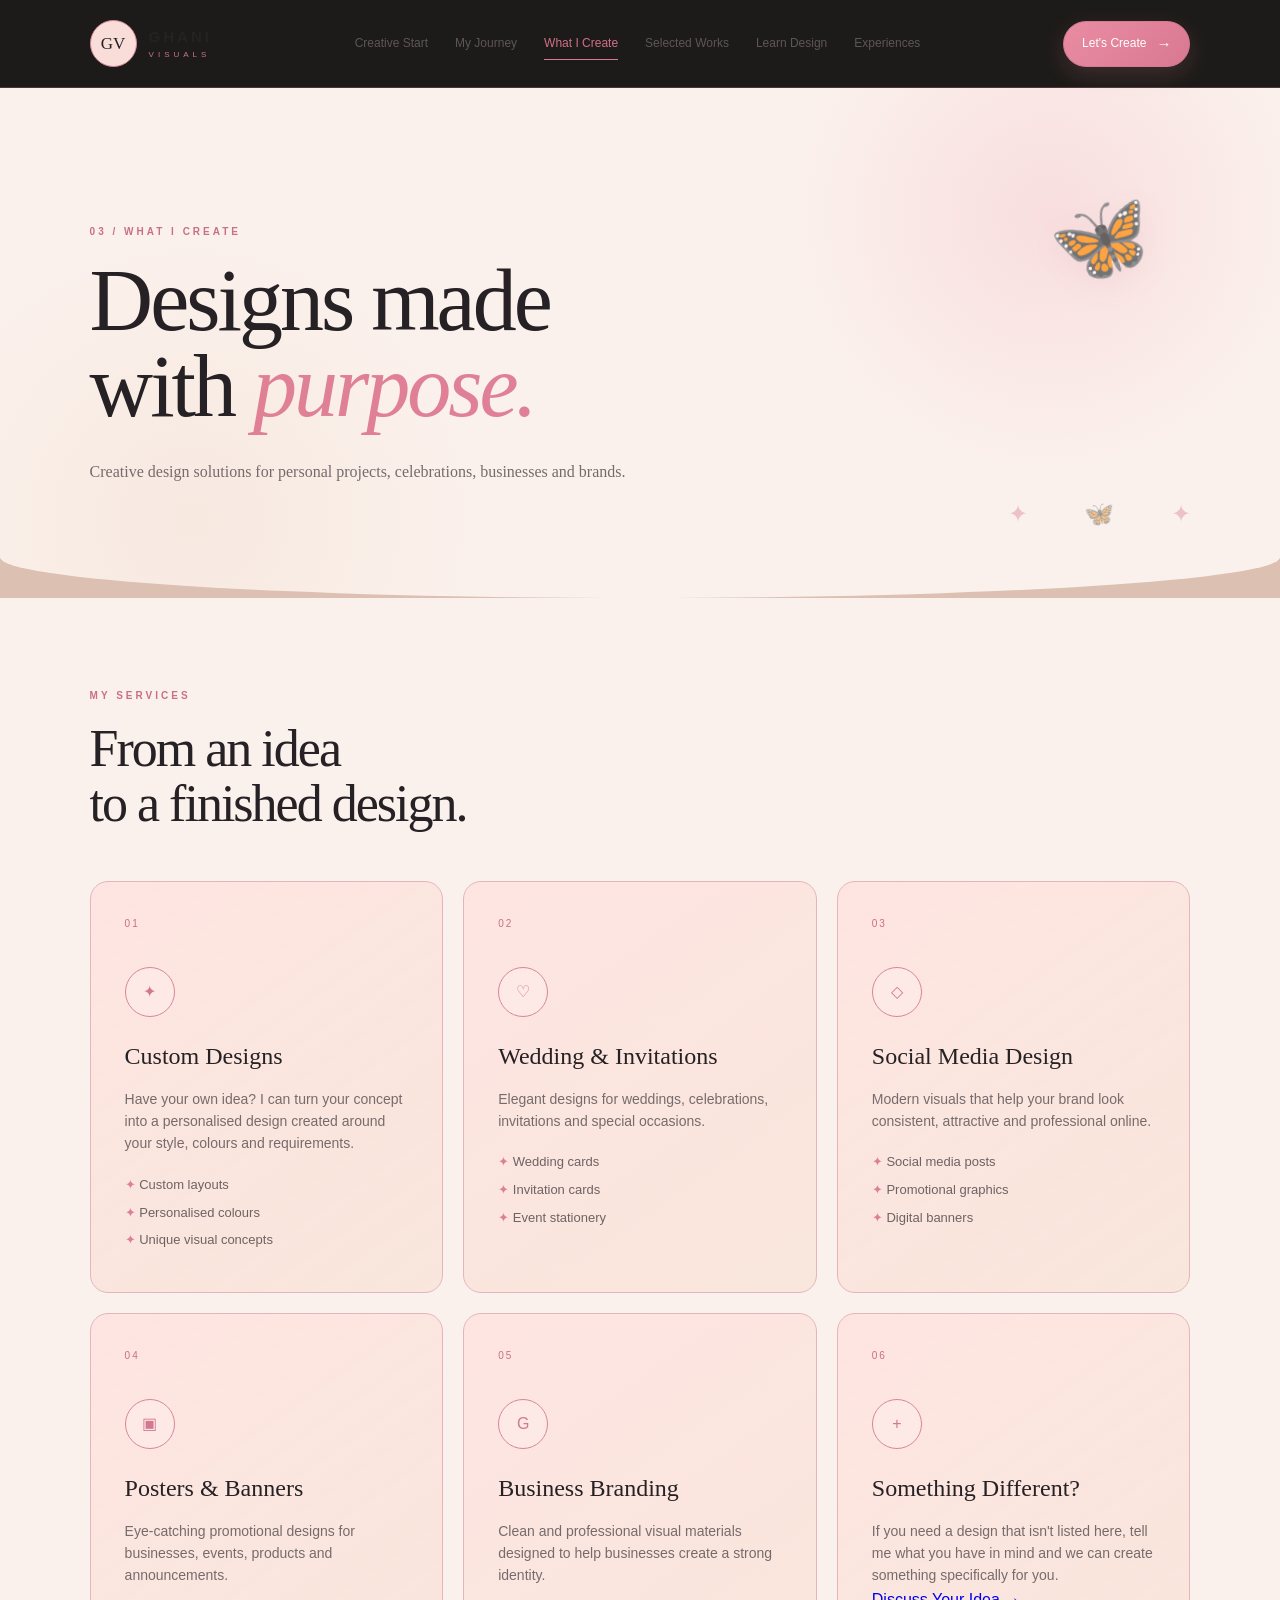
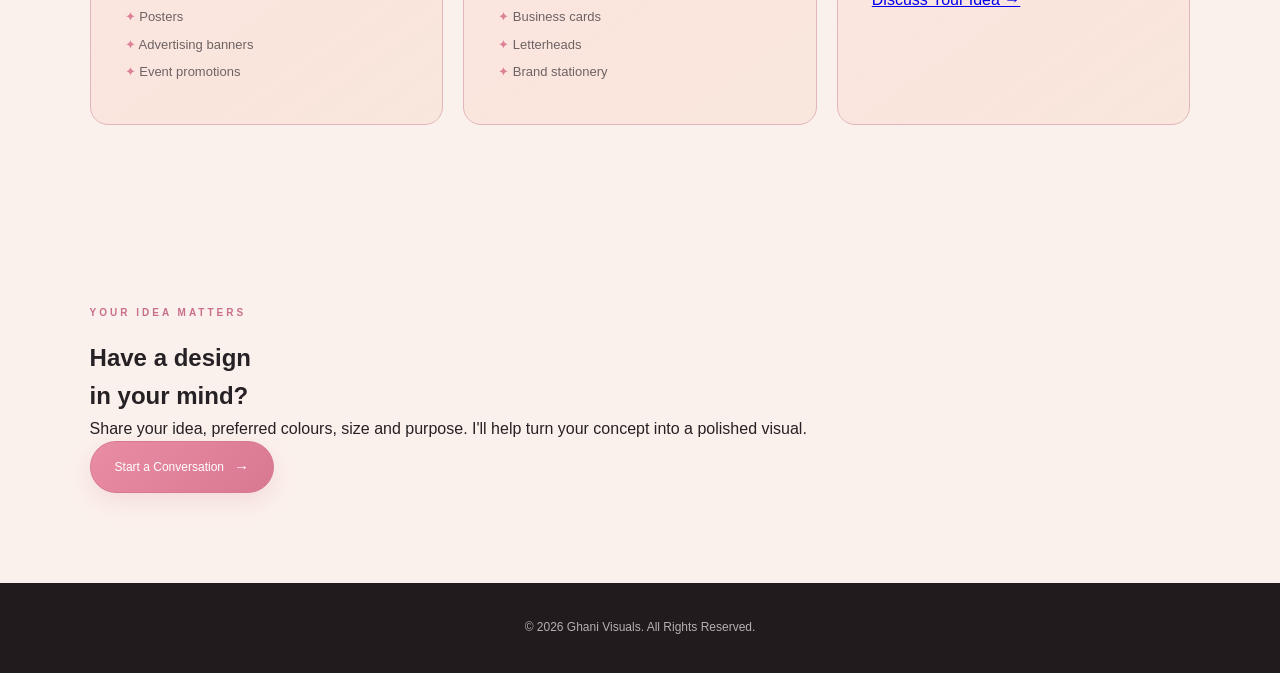
<file: services.html>
<!DOCTYPE html>
<html lang="en">
<head>
    <meta charset="UTF-8">
    <meta name="viewport" content="width=device-width, initial-scale=1.0">

    <title>What I Create | Ghani Visuals</title>

    <link rel="stylesheet" href="style.css">
</head>

<body>

<header class="site-header">

    <a class="brand" href="index.html">
        <span>GV</span>

        <div>
            <b>GHANI</b>
            <small>VISUALS</small>
        </div>
    </a>

    <button class="menu-btn">☰</button>

    <nav>
        <a href="index.html">Creative Start</a>
        <a href="journey.html">My Journey</a>
        <a class="active" href="services.html">What I Create</a>
        <a href="portfolio.html">Selected Works</a>
        <a href="learn.html">Learn Design</a>
        <a href="reviews.html">Experiences</a>
    </nav>

    <a class="gold-btn small" href="contact.html">
        Let's Create
    </a>

</header>


<main>

    <!-- HERO -->

    <section class="page-hero">

        <p class="eyebrow">
            03 / WHAT I CREATE
        </p>

        <h1>
            Designs made
            <br>
            with <em>purpose.</em>
        </h1>

        <p class="lead">
            Creative design solutions for personal projects, celebrations,
            businesses and brands.
        </p>

    </section>


    <!-- SERVICES -->

    <section class="services-section section">

        <div class="section-heading">

            <p class="eyebrow">
                MY SERVICES
            </p>

            <h2>
                From an idea
                <br>
                to a finished design.
            </h2>

        </div>


        <div class="services-grid">


            <!-- SERVICE 01 -->

            <article class="service-card">

                <div class="service-number">
                    01
                </div>

                <div class="service-icon">
                    ✦
                </div>

                <h3>
                    Custom Designs
                </h3>

                <p>
                    Have your own idea? I can turn your concept into
                    a personalised design created around your style,
                    colours and requirements.
                </p>

                <ul>
                    <li>Custom layouts</li>
                    <li>Personalised colours</li>
                    <li>Unique visual concepts</li>
                </ul>

            </article>


            <!-- SERVICE 02 -->

            <article class="service-card">

                <div class="service-number">
                    02
                </div>

                <div class="service-icon">
                    ♡
                </div>

                <h3>
                    Wedding & Invitations
                </h3>

                <p>
                    Elegant designs for weddings, celebrations,
                    invitations and special occasions.
                </p>

                <ul>
                    <li>Wedding cards</li>
                    <li>Invitation cards</li>
                    <li>Event stationery</li>
                </ul>

            </article>


            <!-- SERVICE 03 -->

            <article class="service-card">

                <div class="service-number">
                    03
                </div>

                <div class="service-icon">
                    ◇
                </div>

                <h3>
                    Social Media Design
                </h3>

                <p>
                    Modern visuals that help your brand look consistent,
                    attractive and professional online.
                </p>

                <ul>
                    <li>Social media posts</li>
                    <li>Promotional graphics</li>
                    <li>Digital banners</li>
                </ul>

            </article>


            <!-- SERVICE 04 -->

            <article class="service-card">

                <div class="service-number">
                    04
                </div>

                <div class="service-icon">
                    ▣
                </div>

                <h3>
                    Posters & Banners
                </h3>

                <p>
                    Eye-catching promotional designs for businesses,
                    events, products and announcements.
                </p>

                <ul>
                    <li>Posters</li>
                    <li>Advertising banners</li>
                    <li>Event promotions</li>
                </ul>

            </article>


            <!-- SERVICE 05 -->

            <article class="service-card">

                <div class="service-number">
                    05
                </div>

                <div class="service-icon">
                    G
                </div>

                <h3>
                    Business Branding
                </h3>

                <p>
                    Clean and professional visual materials designed
                    to help businesses create a strong identity.
                </p>

                <ul>
                    <li>Business cards</li>
                    <li>Letterheads</li>
                    <li>Brand stationery</li>
                </ul>

            </article>


            <!-- SERVICE 06 -->

            <article class="service-card featured-service">

                <div class="service-number">
                    06
                </div>

                <div class="service-icon">
                    +
                </div>

                <h3>
                    Something Different?
                </h3>

                <p>
                    If you need a design that isn't listed here,
                    tell me what you have in mind and we can create
                    something specifically for you.
                </p>

                <a href="contact.html" class="text-link">
                    Discuss Your Idea →
                </a>

            </article>


        </div>

    </section>


    <!-- CUSTOM REQUEST -->

    <section class="custom-section section">

        <div class="custom-card">

            <div>

                <p class="eyebrow">
                    YOUR IDEA MATTERS
                </p>

                <h2>
                    Have a design
                    <br>
                    in your mind?
                </h2>

            </div>

            <div class="custom-text">

                <p>
                    Share your idea, preferred colours, size and purpose.
                    I'll help turn your concept into a polished visual.
                </p>

                <a href="contact.html" class="gold-btn">
                    Start a Conversation
                </a>

            </div>

        </div>

    </section>

</main>


<footer class="site-footer">

    <p>
        © 2026 Ghani Visuals. All Rights Reserved.
    </p>

</footer>


</body>
</html>
</file>
<file: style.css>
* {
    margin: 0;
    padding: 0;
    box-sizing: border-box;
}

html {
    scroll-behavior: smooth;
}

body {
    font-family: Arial, Helvetica, sans-serif;
    background: #dcc0b2;
    color: #262124;
    line-height: 1.6;
    overflow-x: hidden;
}

/* ================= HEADER ================= */

.site-header {
    position: sticky;
    top: 0;
    z-index: 1000;

    width: 100%;
    padding: 20px 7%;

    display: flex;
    align-items: center;
    justify-content: space-between;
    gap: 30px;

    background: rgba(18, 16, 15, 0.94);
    backdrop-filter: blur(15px);

    border-bottom: 1px solid rgba(214, 145, 158, 0.25);

    animation: headerShow 0.8s ease;
}

.brand {
    display: flex;
    align-items: center;
    gap: 12px;

    color: #262124;
    text-decoration: none;
}

.brand > span {
    width: 47px;
    height: 47px;

    display: flex;
    align-items: center;
    justify-content: center;

    border: 1px solid #d8899d;
    border-radius: 50%;

    font-family: Georgia, serif;
    font-size: 17px;

    color: #252025;

    background: #f8ddd9;
}

.brand b {
    display: block;
    font-size: 15px;
    letter-spacing: 3px;
}

.brand small {
    display: block;
    font-size: 8px;
    letter-spacing: 4px;
    color: #c7778d;
}

nav {
    display: flex;
    align-items: center;
    gap: 27px;
}

nav a {
    position: relative;

    color: #5e5557;
    text-decoration: none;

    font-size: 12px;

    transition: 0.3s ease;
}

nav a::after {
    content: "";

    position: absolute;
    left: 0;
    bottom: -7px;

    width: 0;
    height: 1px;

    background: #d97991;

    transition: 0.3s ease;
}

nav a:hover,
nav a.active {
    color: #d16f88;
}

nav a:hover::after,
nav a.active::after {
    width: 100%;
}

.menu-btn {
    display: none;

    border: none;
    background: transparent;

    font-size: 25px;
    color: #292326;
}


/* ================= BUTTON ================= */

.gold-btn {
    display: inline-flex;
    align-items: center;
    justify-content: center;
    gap: 10px;

    padding: 13px 24px;

    border: 1px solid #d87992;
    border-radius: 30px;

    background: linear-gradient(
        135deg,
        #e98da3,
        #d97891
    );

    color: #fff;

    text-decoration: none;
    font-size: 12px;

    cursor: pointer;

    box-shadow: 0 8px 22px rgba(210, 120, 145, 0.18);

    transition: 0.35s ease;
}

.gold-btn::after {
    content: "→";
    font-size: 15px;
}

.gold-btn:hover {
    transform: translateY(-4px);
    box-shadow: 0 14px 30px rgba(210, 120, 145, 0.28);

    background: #292326;
    border-color: #292326;
}

.gold-btn.small {
    padding: 10px 18px;
}


/* ================= PAGE HERO ================= */

.page-hero {
    position: relative;

    min-height: 510px;

    padding: 105px 7% 80px;

    display: flex;
    flex-direction: column;
    justify-content: center;

    overflow: hidden;

    background:
        radial-gradient(
            circle at 82% 25%,
            rgba(239, 157, 177, 0.23),
            transparent 23%
        ),
        radial-gradient(
            circle at 15% 85%,
            rgba(232, 199, 176, 0.20),
            transparent 25%
        ),
        #fbf1ec;
}


/* decorative butterflies */

.page-hero::before {
    content: "🦋";

    position: absolute;

    right: 10%;
    top: 85px;

    font-size: 82px;

    opacity: 0.72;

    transform: rotate(-12deg);

    filter: drop-shadow(
        0 8px 15px rgba(210, 120, 145, 0.16)
    );

    animation: butterflyFloat 5s ease-in-out infinite;
}

.page-hero::after {
    content: "✦   🦋   ✦";

    position: absolute;

    right: 5%;
    bottom: 65px;

    color: #dc899e;

    font-size: 24px;

    letter-spacing: 25px;

    opacity: 0.45;

    animation: sparkle 4s ease-in-out infinite;
}


/* decorative corner lines */

.page-hero {
    border-bottom-left-radius: 50% 8%;
    border-bottom-right-radius: 50% 8%;
}

.eyebrow {
    position: relative;
    z-index: 2;

    color: #c96f87;

    font-size: 10px;
    font-weight: bold;

    letter-spacing: 3px;

    margin-bottom: 18px;
}

.page-hero h1 {
    position: relative;
    z-index: 2;

    max-width: 900px;

    font-family: Georgia, "Times New Roman", serif;

    font-size: clamp(52px, 7vw, 88px);

    line-height: 0.98;

    font-weight: normal;

    letter-spacing: -3px;

    animation: titleUp 1s ease;
}

.page-hero h1 em {
    color: #df8097;

    font-family: Georgia, serif;

    font-weight: normal;
}

.lead {
    position: relative;
    z-index: 2;

    max-width: 650px;

    margin-top: 28px;

    color: #756b6c;

    font-family: Georgia, serif;

    font-size: 16px;

    line-height: 1.8;

    animation: fadeUp 1.2s ease;
}


/* ================= GENERAL ================= */

.section {
    position: relative;

    padding: 90px 7%;

    background: #fbf1ec;
}

.section-heading {
    max-width: 750px;
    margin-bottom: 50px;
}

.section-heading h2 {
    font-family: Georgia, serif;

    font-size: 52px;

    line-height: 1.05;

    font-weight: normal;

    letter-spacing: -2px;
}

.section-heading h2 em {
    color: #dc7d94;
}


/* ================= PORTFOLIO ================= */

.portfolio {
    position: relative;

    background:
        radial-gradient(
            circle at 10% 10%,
            rgba(230, 146, 164, 0.12),
            transparent 20%
        ),
        #fbf1ec;
}


/* butterflies around portfolio */

.portfolio::before {
    content: "🦋";

    position: absolute;

    left: 3%;
    bottom: 90px;

    font-size: 48px;

    opacity: 0.58;

    transform: rotate(15deg);

    animation: butterflyFloat 6s ease-in-out infinite;
}

.portfolio::after {
    content: "✦  ·  ✦";

    position: absolute;

    right: 4%;
    top: 80px;

    color: #d98398;

    font-size: 25px;

    opacity: 0.45;

    letter-spacing: 10px;

    animation: sparkle 5s ease-in-out infinite;
}


/* ================= FILTER BUTTONS ================= */

.filters {
    position: relative;
    z-index: 3;

    display: flex;

    flex-wrap: wrap;

    gap: 12px;

    margin-bottom: 42px;
}

.filter {
    padding: 10px 20px;

    border: 1px solid #e4b6bb;

    border-radius: 30px;

    background: rgba(255, 226, 226, 0.45);

    color: #695d60;

    font-family: Georgia, serif;

    cursor: pointer;

    transition: 0.35s ease;
}

.filter:hover,
.filter.active {
    background: #df8097;

    border-color: #df8097;

    color: #fff;

    transform: translateY(-3px);

    box-shadow:
        0 8px 20px rgba(213, 120, 143, 0.22);
}


/* ================= PROJECT GRID ================= */

.gallery {
    position: relative;
    z-index: 2;

    display: grid;

    grid-template-columns: repeat(3, 1fr);

    gap: 25px;
}


/* ================= PROJECT CARD ================= */

.gallery-card {
    position: relative;

    overflow: hidden;

    background:
        linear-gradient(
            145deg,
            rgba(255, 222, 220, 0.88),
            rgba(246, 218, 203, 0.76)
        );

    border: 1px solid rgba(213, 139, 153, 0.28);

    border-radius: 18px;

    box-shadow:
        0 8px 25px rgba(120, 75, 70, 0.07);

    transition:
        transform 0.5s ease,
        box-shadow 0.5s ease,
        border-color 0.5s ease;

    animation: cardAppear 0.8s ease both;
}

.gallery-card:nth-child(1) {
    animation-delay: 0.1s;
}

.gallery-card:nth-child(2) {
    animation-delay: 0.2s;
}

.gallery-card:nth-child(3) {
    animation-delay: 0.3s;
}

.gallery-card:nth-child(4) {
    animation-delay: 0.4s;
}

.gallery-card:nth-child(5) {
    animation-delay: 0.5s;
}

.gallery-card:nth-child(6) {
    animation-delay: 0.6s;
}

.gallery-card:hover {
    transform: translateY(-10px);

    border-color: #df8097;

    box-shadow:
        0 20px 45px rgba(125, 74, 78, 0.16);
}


/* image area */

.gallery-art {
    width: 100%;

    height: 300px;

    overflow: hidden;

    background: #efd9d1;
}

.gallery-art img {
    width: 100%;
    height: 100%;

    display: block;

    object-fit: cover;

    transition:
        transform 0.7s ease,
        filter 0.7s ease;
}

.gallery-card:hover .gallery-art img {
    transform: scale(1.07);

    filter: saturate(1.08);
}


/* project text */

.gallery-card > span {
    display: block;

    padding: 21px 25px 0;

    color: #c96f87;

    font-size: 9px;

    font-weight: bold;

    letter-spacing: 2px;
}

.gallery-card h3 {
    padding: 6px 25px 0;

    color: #292326;

    font-family: Georgia, serif;

    font-size: 23px;

    font-weight: normal;
}

.gallery-card p {
    padding: 5px 25px 25px;

    color: #766b6c;

    font-size: 13px;

    line-height: 1.7;
}


/* little heart/decorative effect */

.gallery-card::after {
    content: "♡";

    position: absolute;

    right: 18px;
    top: 18px;

    width: 34px;
    height: 34px;

    display: flex;
    align-items: center;
    justify-content: center;

    border-radius: 50%;

    background: rgba(251, 241, 236, 0.82);

    color: #d87991;

    font-size: 19px;

    opacity: 0;

    transform: scale(0.7);

    transition: 0.35s ease;
}

.gallery-card:hover::after {
    opacity: 1;

    transform: scale(1);
}


/* ================= JOURNEY ================= */

.journey-intro {
    display: grid;

    grid-template-columns: 1.5fr 0.8fr;

    gap: 65px;

    background: #fbf1ec;
}

.journey-intro-text h2 {
    font-family: Georgia, serif;

    font-size: 50px;

    line-height: 1.05;

    font-weight: normal;
}

.journey-intro-text p {
    max-width: 650px;

    color: #756b6c;

    margin-top: 20px;
}

.journey-highlight {
    padding: 45px;

    background:
        linear-gradient(
            145deg,
            #30272a,
            #191619
        );

    color: white;

    border-radius: 18px;

    box-shadow:
        0 15px 35px rgba(50, 25, 30, 0.12);

    transition: 0.4s ease;
}

.journey-highlight:hover {
    transform: translateY(-8px);
}

.journey-highlight span {
    color: #e58ba0;

    font-size: 10px;

    letter-spacing: 2px;
}

.journey-highlight h3 {
    margin: 25px 0;

    font-family: Georgia, serif;

    font-size: 42px;

    line-height: 1.1;

    font-weight: normal;
}

.journey-highlight p {
    color: #d8cccf;
}


/* ================= TIMELINE ================= */

.timeline {
    max-width: 950px;

    margin: auto;
}

.timeline-item {
    display: grid;

    grid-template-columns: 100px 1fr;

    gap: 35px;

    padding: 35px 0;

    border-bottom: 1px solid #e2cfd0;

    transition: 0.35s ease;
}

.timeline-item:hover {
    padding-left: 10px;
}

.timeline-number {
    color: #d47b91;

    font-family: Georgia, serif;

    font-size: 28px;
}

.timeline-content span {
    color: #c96f87;

    font-size: 9px;

    font-weight: bold;

    letter-spacing: 2px;
}

.timeline-content h3 {
    margin: 7px 0;

    font-family: Georgia, serif;

    font-size: 27px;

    font-weight: normal;
}

.timeline-content p {
    max-width: 700px;

    color: #756b6c;
}


/* ================= SERVICES ================= */

.services-section {
    background: #fbf1ec;
}

.services-grid {
    display: grid;

    grid-template-columns: repeat(3, 1fr);

    gap: 20px;
}

.service-card {
    min-height: 340px;

    padding: 34px;

    background:
        linear-gradient(
            145deg,
            rgba(255, 222, 220, 0.65),
            rgba(247, 222, 208, 0.58)
        );

    border: 1px solid #e3b6bb;

    border-radius: 18px;

    transition: 0.45s ease;
}

.service-card:hover {
    transform: translateY(-9px);

    border-color: #df8097;

    box-shadow:
        0 18px 40px rgba(160, 85, 100, 0.12);
}

.service-number {
    color: #c96f87;

    font-size: 10px;

    letter-spacing: 2px;
}

.service-icon {
    margin: 35px 0 20px;

    width: 50px;
    height: 50px;

    display: flex;

    align-items: center;
    justify-content: center;

    border: 1px solid #d98599;

    border-radius: 50%;

    color: #d47790;

    background: rgba(255,255,255,0.16);

    transition: 0.35s ease;
}

.service-card:hover .service-icon {
    transform: rotate(8deg) scale(1.08);

    background: #df8097;

    color: white;
}

.service-card h3 {
    font-family: Georgia, serif;

    font-size: 24px;

    font-weight: normal;

    margin-bottom: 12px;
}

.service-card p {
    color: #766b6c;

    font-size: 14px;
}

.service-card ul {
    list-style: none;

    margin-top: 20px;
}

.service-card li {
    color: #6d6264;

    font-size: 13px;

    margin: 7px 0;
}

.service-card li::before {
    content: "✦ ";

    color: #db8096;
}


/* ================= LEARN ================= */

.learn-intro {
    display: grid;

    grid-template-columns: 1.4fr 0.8fr;

    gap: 65px;

    background: #fbf1ec;
}

.learn-intro-text h2 {
    font-family: Georgia, serif;

    font-size: 50px;

    line-height: 1.05;

    font-weight: normal;
}

.learn-intro-text p {
    max-width: 650px;

    color: #766b6c;

    margin-top: 18px;
}

.requirements-card {
    padding: 40px;

    background:
        linear-gradient(
            145deg,
            #30272a,
            #191619
        );

    color: white;

    border-radius: 18px;

    transition: 0.4s ease;
}

.requirements-card:hover {
    transform: translateY(-8px);
}

.requirements-card > span {
    color: #e58ba0;

    font-size: 10px;

    letter-spacing: 2px;
}

.requirements-card ul {
    list-style: none;

    margin-top: 25px;
}

.requirements-card li {
    padding: 13px 0;

    border-bottom: 1px solid #493d41;

    color: #d8cccf;
}

.requirements-card li::before {
    content: "✦ ";

    color: #e58ba0;
}


/* ================= REVIEWS ================= */

.reviews-section {
    background: #fbf1ec;
}

.reviews-grid {
    display: grid;

    grid-template-columns: repeat(3, 1fr);

    gap: 22px;
}

.review-card {
    padding: 34px;

    background:
        linear-gradient(
            145deg,
            rgba(255, 222, 220, 0.72),
            rgba(247, 222, 208, 0.6)
        );

    border: 1px solid #e2b8bd;

    border-radius: 18px;

    transition: 0.4s ease;
}

.review-card:hover {
    transform: translateY(-8px);

    box-shadow:
        0 18px 35px rgba(145, 75, 88, 0.12);
}

.review-stars {
    color: #d77890;

    letter-spacing: 3px;
}

.review-text {
    margin: 25px 0;

    color: #6d6264;

    line-height: 1.8;
}

.review-person {
    display: flex;

    align-items: center;

    gap: 12px;
}

.review-avatar {
    width: 42px;
    height: 42px;

    display: flex;

    align-items: center;
    justify-content: center;

    border-radius: 50%;

    background: #d98096;

    color: white;
}

.review-person h3 {
    font-size: 14px;
}

.review-person span {
    color: #8a7a7d;

    font-size: 11px;
}


/* ================= CONTACT ================= */

.contact-section {
    background: #fbf1ec;
}

.contact-card {
    display: grid;

    grid-template-columns: 0.9fr 1.1fr;

    gap: 60px;

    padding: 60px;

    background:
        linear-gradient(
            145deg,
            rgba(255, 222, 220, 0.62),
            rgba(247, 222, 208, 0.58)
        );

    border: 1px solid #e1b5ba;

    border-radius: 20px;
}

.contact-info h2 {
    font-family: Georgia, serif;

    font-size: 50px;

    line-height: 1.05;

    font-weight: normal;
}

.contact-info h2 em {
    color: #d97991;
}

.contact-info > p {
    margin-top: 20px;

    color: #756b6c;
}

.contact-details {
    margin-top: 35px;
}

.contact-details div {
    padding: 17px 0;

    border-bottom: 1px solid #dfc4c5;
}

.contact-details span {
    display: block;

    color: #c96f87;

    font-size: 9px;

    letter-spacing: 2px;
}

.contact-details strong {
    font-size: 14px;
}

.contact-form {
    display: flex;

    flex-direction: column;

    gap: 20px;
}

.form-row {
    display: grid;

    grid-template-columns: 1fr 1fr;

    gap: 18px;
}

.form-group {
    display: flex;

    flex-direction: column;

    gap: 8px;
}

.form-group label {
    font-size: 12px;

    font-weight: bold;

    color: #50484a;
}

.form-group input,
.form-group select,
.form-group textarea {
    width: 100%;

    padding: 15px;

    border: 1px solid #ddbfc2;

    border-radius: 10px;

    background: rgba(255, 239, 235, 0.72);

    color: #332c2f;

    font-family: inherit;

    outline: none;

    transition: 0.3s ease;
}

.form-group input:focus,
.form-group select:focus,
.form-group textarea:focus {
    border-color: #d87991;

    box-shadow:
        0 5px 20px rgba(210, 120, 145, 0.13);
}


/* ================= CTA ================= */

.future-card {
    position: relative;

    max-width: 1000px;

    margin: auto;

    padding: 75px;

    text-align: center;

    background:
        linear-gradient(
            145deg,
            #30272a,
            #1b1719
        );

    color: white;

    border-radius: 22px;

    overflow: hidden;

    box-shadow:
        0 20px 45px rgba(55, 30, 35, 0.13);
}

.future-card::after {
    content: "🦋";

    position: absolute;

    right: 45px;
    top: 25px;

    font-size: 45px;

    opacity: 0.7;

    animation: butterflyFloat 5s ease-in-out infinite;
}

.future-card h2 {
    font-family: Georgia, serif;

    font-size: 54px;

    line-height: 1.05;

    font-weight: normal;
}

.future-card h2 em {
    color: #e58ba0;
}

.future-card p:not(.eyebrow) {
    max-width: 600px;

    margin: 22px auto 30px;

    color: #d8cccf;
}


/* ================= FOOTER ================= */

.site-footer {
    padding: 35px 7%;

    text-align: center;

    background: #211b1d;

    color: #b9aeb1;

    font-size: 12px;
}


/* ================= ANIMATIONS ================= */

@keyframes headerShow {

    from {
        opacity: 0;
        transform: translateY(-20px);
    }

    to {
        opacity: 1;
        transform: translateY(0);
    }
}

@keyframes fadeUp {

    from {
        opacity: 0;
        transform: translateY(30px);
    }

    to {
        opacity: 1;
        transform: translateY(0);
    }
}

@keyframes titleUp {

    from {
        opacity: 0;
        transform: translateY(45px);
    }

    to {
        opacity: 1;
        transform: translateY(0);
    }
}

@keyframes cardAppear {

    from {
        opacity: 0;
        transform: translateY(30px);
    }

    to {
        opacity: 1;
        transform: translateY(0);
    }
}

@keyframes butterflyFloat {

    0% {
        transform: translateY(0) rotate(-10deg);
    }

    50% {
        transform: translateY(-14px) rotate(5deg);
    }

    100% {
        transform: translateY(0) rotate(-10deg);
    }
}

@keyframes sparkle {

    0%,
    100% {
        opacity: 0.3;
    }

    50% {
        opacity: 0.8;
    }
}


/* ================= RESPONSIVE ================= */

@media (max-width: 1000px) {

    nav {
        gap: 15px;
    }

    nav a {
        font-size: 10px;
    }

    .gallery {
        grid-template-columns: repeat(2, 1fr);
    }

    .services-grid,
    .reviews-grid {
        grid-template-columns: repeat(2, 1fr);
    }

    .contact-card,
    .journey-intro,
    .learn-intro {
        grid-template-columns: 1fr;
    }
}


@media (max-width: 700px) {

    .site-header {
        padding: 17px 5%;
    }

    nav {
        display: none;
    }

    .menu-btn {
        display: block;
    }

    .site-header > .gold-btn {
        display: none;
    }

    .section,
    .page-hero {
        padding-left: 5%;
        padding-right: 5%;
    }

    .page-hero {
        min-height: 450px;

        padding-top: 75px;
    }

    .page-hero h1 {
        font-size: 47px;

        letter-spacing: -2px;
    }

    .page-hero::before {
        right: 5%;
        top: 80px;

        font-size: 50px;
    }

    .section-heading h2,
    .journey-intro-text h2,
    .learn-intro-text h2,
    .contact-info h2 {
        font-size: 38px;
    }

    .gallery,
    .services-grid,
    .reviews-grid {
        grid-template-columns: 1fr;
    }

    .gallery-art {
        height: 320px;
    }

    .timeline-item,
    .roadmap-step {
        grid-template-columns: 60px 1fr;

        gap: 15px;
    }

    .contact-card {
        padding: 30px 20px;
    }

    .form-row {
        grid-template-columns: 1fr;
    }

    .future-card {
        padding: 50px 25px;
    }

    .future-card h2 {
        font-size: 38px;
    }
}
/* ================= CREATIVE START ================= */

.creative-start {
    position: relative;
    min-height: 750px;
    padding: 110px 7%;
    overflow: hidden;

    background:
        radial-gradient(
            circle at 85% 20%,
            rgba(224, 126, 149, 0.18),
            transparent 22%
        ),
        radial-gradient(
            circle at 10% 80%,
            rgba(236, 190, 175, 0.20),
            transparent 25%
        ),
        #fbf1ec;
}


/* butterfly decoration */

.creative-start::before {
    content: "🦋";

    position: absolute;
    right: 7%;
    top: 80px;

    font-size: 65px;

    opacity: 0.65;

    animation: butterflyFloat 5s ease-in-out infinite;
}


.creative-start::after {
    content: "✦  ·  ✦  ·  ✦";

    position: absolute;
    left: 4%;
    bottom: 55px;

    color: #d77c94;

    font-size: 18px;

    letter-spacing: 8px;

    opacity: 0.5;

    animation: sparkle 4s ease-in-out infinite;
}


/* heading */

.creative-heading {
    position: relative;
    z-index: 3;

    max-width: 650px;

    margin-bottom: 65px;
}


.creative-heading h1 {
    margin-top: 12px;

    font-family: Georgia, serif;

    font-size: clamp(52px, 7vw, 82px);

    line-height: 0.98;

    font-weight: normal;

    letter-spacing: -3px;

    animation: titleUp 0.9s ease;
}


.creative-heading h1 em {
    color: #dc7d94;

    font-weight: normal;
}


.creative-intro {
    max-width: 560px;

    margin-top: 25px;

    color: #746a6c;

    font-family: Georgia, serif;

    font-size: 16px;

    line-height: 1.8;
}


/* cards area */

.creative-cards {
    position: relative;
    z-index: 4;

    display: grid;

    grid-template-columns: repeat(4, 1fr);

    gap: 18px;

    align-items: stretch;
}


/* individual boxes */

.creative-card {
    position: relative;

    min-height: 280px;

    padding: 32px 27px;

    overflow: hidden;

    background:
        linear-gradient(
            145deg,
            rgba(255, 218, 220, 0.86),
            rgba(246, 216, 201, 0.78)
        );

    border: 1px solid rgba(211, 126, 148, 0.30);

    border-radius: 18px;

    box-shadow:
        0 12px 30px rgba(110, 65, 70, 0.07);

    transition:
        transform 0.45s ease,
        box-shadow 0.45s ease,
        border-color 0.45s ease;

    animation: cardAppear 0.8s ease both;
}


.creative-card:nth-child(1) {
    animation-delay: 0.1s;
}

.creative-card:nth-child(2) {
    animation-delay: 0.2s;
}

.creative-card:nth-child(3) {
    animation-delay: 0.3s;
}

.creative-card:nth-child(4) {
    animation-delay: 0.4s;
}


/* half-cut / staggered look */

.card-one {
    transform: translateY(35px);
}

.card-two {
    transform: translateY(-5px);
}

.card-three {
    transform: translateY(35px);
}

.card-four {
    transform: translateY(-5px);
}


.card-one:hover,
.card-two:hover,
.card-three:hover,
.card-four:hover {
    transform: translateY(-12px) scale(1.02);

    border-color: #dc7d94;

    box-shadow:
        0 22px 45px rgba(130, 70, 82, 0.15);
}


/* number */

.creative-card > span {
    display: inline-flex;

    width: 38px;
    height: 38px;

    align-items: center;
    justify-content: center;

    border: 1px solid #d98599;

    border-radius: 50%;

    color: #ce7189;

    font-family: Georgia, serif;

    font-size: 13px;
}


/* heading */

.creative-card h3 {
    margin-top: 55px;

    font-family: Georgia, serif;

    font-size: 25px;

    font-weight: normal;

    color: #2b2528;
}


/* text */

.creative-card p {
    margin-top: 13px;

    color: #74696b;

    font-size: 13px;

    line-height: 1.75;
}


/* decorative pink corner */

.creative-card::before {
    content: "";

    position: absolute;

    right: -35px;
    top: -35px;

    width: 105px;
    height: 105px;

    border-radius: 50%;

    background: rgba(219, 125, 147, 0.18);

    transition: 0.5s ease;
}


.creative-card:hover::before {
    transform: scale(1.35);
}


/* small butterfly */

.creative-card::after {
    content: "♡";

    position: absolute;

    right: 20px;
    bottom: 17px;

    color: #d77d94;

    font-size: 23px;

    opacity: 0.7;

    transition: 0.35s ease;
}


.creative-card:hover::after {
    transform: rotate(15deg) scale(1.2);
}


/* ================= CREATIVE RESPONSIVE ================= */

@media (max-width: 1000px) {

    .creative-cards {
        grid-template-columns: repeat(2, 1fr);
    }

    .card-one,
    .card-two,
    .card-three,
    .card-four {
        transform: none;
    }
}


@media (max-width: 650px) {

    .creative-start {
        padding: 80px 5%;
    }

    .creative-heading h1 {
        font-size: 48px;
    }

    .creative-cards {
        grid-template-columns: 1fr;
    }

    .creative-card {
        min-height: 250px;
    }
}
/* ================= HOME HERO ================= */

.hero {
    position: relative;
    min-height: 680px;
    padding: 100px 7%;
    display: grid;
    grid-template-columns: 1fr 1fr;
    align-items: center;
    gap: 50px;
    overflow: hidden;

    background:
        linear-gradient(
            90deg,
            rgba(251, 241, 236, 0.97) 0%,
            rgba(251, 241, 236, 0.86) 48%,
            rgba(251, 241, 236, 0.55) 100%
        ),
        url("images/hero-bg.jpg");

    background-size: cover;
    background-position: center;

    border-bottom-left-radius: 70px;
    border-bottom-right-radius: 70px;
}

/* pink glow */

.hero::before {
    content: "";

    position: absolute;

    width: 420px;
    height: 420px;

    right: -120px;
    top: -150px;

    border-radius: 50%;

    background: rgba(220, 126, 149, 0.20);

    animation: heroGlow 6s ease-in-out infinite;
}

/* butterfly */

.hero::after {
    content: "🦋";

    position: absolute;

    right: 8%;
    top: 75px;

    font-size: 65px;

    opacity: 0.65;

    animation: butterflyFloat 5s ease-in-out infinite;
}


/* ================= HERO TEXT ================= */

.hero-copy {
    position: relative;

    z-index: 5;

    animation: heroText 1s ease;
}

.hero-copy h1 {
    max-width: 650px;

    margin-top: 12px;

    font-family: Georgia, serif;

    font-size: clamp(55px, 6vw, 82px);

    line-height: 0.98;

    font-weight: normal;

    letter-spacing: -3px;

    color: #292326;
}

.hero-copy h1 em {
    color: #d97891;

    font-weight: normal;
}

.hero-copy .lead {
    max-width: 580px;

    margin-top: 25px;

    color: #746a6c;

    font-family: Georgia, serif;

    font-size: 16px;

    line-height: 1.8;
}


/* ================= HERO BUTTONS ================= */

.actions {
    display: flex;

    gap: 14px;

    margin-top: 32px;
}

.hero .outline-btn {
    border-color: #d48699;

    background: rgba(255, 225, 228, 0.55);

    color: #5d5054;

    transition: 0.35s ease;
}

.hero .outline-btn:hover {
    background: #292326;

    border-color: #292326;

    color: white;

    transform: translateY(-4px);
}


/* ================= HERO STATS ================= */

.hero-stats {
    position: relative;

    z-index: 5;

    display: flex;

    gap: 0;

    margin-top: 50px;
}

.hero-stats > div {
    min-width: 140px;

    padding: 0 22px;

    border-left: 1px solid rgba(200, 125, 140, 0.35);
}

.hero-stats > div:first-child {
    padding-left: 0;

    border-left: none;
}

.hero-stats b {
    display: block;

    color: #d4748d;

    font-family: Georgia, serif;

    font-size: 29px;

    font-weight: normal;
}

.hero-stats small {
    color: #7a6d70;

    font-size: 10px;
}


/* ================= HERO ART ================= */

.hero-art {
    position: relative;

    min-height: 500px;

    display: flex;

    align-items: center;

    justify-content: center;

    z-index: 3;
}

.art-circle {
    position: absolute;

    width: 390px;
    height: 390px;

    border-radius: 50%;

    background:
        radial-gradient(
            circle at 35% 30%,
            #f6d0d3,
            #e99baa 60%,
            #d77b94
        );

    box-shadow:
        0 30px 60px rgba(180, 90, 115, 0.20);

    animation: circleFloat 6s ease-in-out infinite;
}


/* GV black card */

.art-card.card-one {
    position: absolute;

    z-index: 5;

    left: 5%;
    top: 90px;

    width: 225px;
    height: 275px;

    display: flex;

    align-items: center;
    justify-content: center;

    border-radius: 18px;

    background: #292326;

    color: #f5cbd1;

    font-family: Georgia, serif;

    font-size: 70px;

    box-shadow:
        0 25px 50px rgba(40, 25, 30, 0.25);

    transform: rotate(-8deg);

    animation: cardOneFloat 5s ease-in-out infinite;
}


/* white/pink card */

.art-card.card-two {
    position: absolute;

    z-index: 6;

    right: 3%;
    bottom: 65px;

    width: 230px;
    min-height: 255px;

    padding: 35px;

    display: flex;

    flex-direction: column;

    justify-content: center;

    border: 1px solid rgba(210, 125, 145, 0.35);

    border-radius: 18px;

    background: rgba(255, 245, 241, 0.94);

    box-shadow:
        0 25px 45px rgba(100, 60, 65, 0.15);

    transform: rotate(7deg);

    animation: cardTwoFloat 5s ease-in-out infinite;
}

.art-card.card-two span {
    color: #c96f87;

    font-size: 10px;

    letter-spacing: 3px;
}

.art-card.card-two strong {
    margin-top: 18px;

    color: #292326;

    font-family: Georgia, serif;

    font-size: 30px;

    line-height: 1.05;
}


/* ================= HERO ANIMATIONS ================= */

@keyframes heroText {

    from {
        opacity: 0;
        transform: translateX(-35px);
    }

    to {
        opacity: 1;
        transform: translateX(0);
    }
}

@keyframes heroGlow {

    0%,
    100% {
        transform: translateY(0) scale(1);
    }

    50% {
        transform: translateY(20px) scale(1.05);
    }
}

@keyframes circleFloat {

    0%,
    100% {
        transform: translateY(0);
    }

    50% {
        transform: translateY(-15px);
    }
}

@keyframes cardOneFloat {

    0%,
    100% {
        transform: rotate(-8deg) translateY(0);
    }

    50% {
        transform: rotate(-5deg) translateY(-12px);
    }
}

@keyframes cardTwoFloat {

    0%,
    100% {
        transform: rotate(7deg) translateY(0);
    }

    50% {
        transform: rotate(4deg) translateY(12px);
    }
}


/* ================= HERO MOBILE ================= */

@media (max-width: 900px) {

    .hero {
        grid-template-columns: 1fr;

        padding-top: 80px;
    }

    .hero-art {
        min-height: 450px;
    }
}

@media (max-width: 650px) {

    .hero {
        grid-template-columns: 1fr;

        padding: 70px 5%;
    }

    .hero-copy h1 {
        font-size: 48px;
    }

    .hero-stats {
        flex-wrap: wrap;

        gap: 20px;
    }

    .hero-art {
        min-height: 400px;
    }

    .art-circle {
        width: 290px;
        height: 290px;
    }

    .art-card.card-one {
        width: 160px;
        height: 210px;

        font-size: 50px;
    }

    .art-card.card-two {
        width: 165px;

        min-height: 190px;

        padding: 25px;
    }
}
</file>
